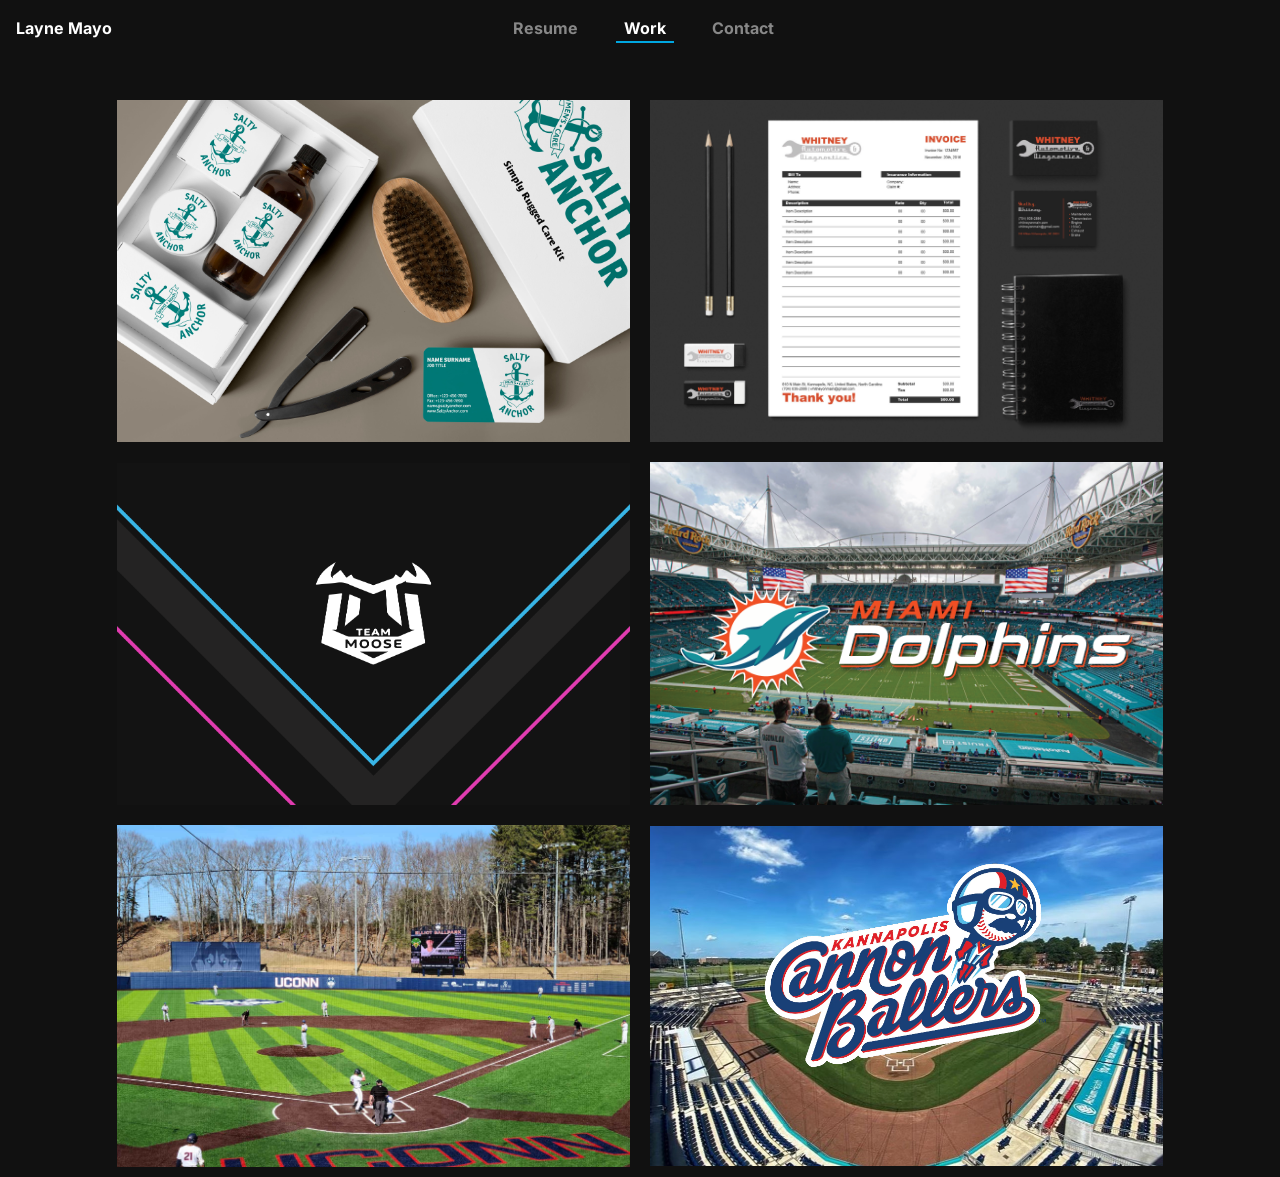
<file: index.html>
<!DOCTYPE html>
<html lang="en">
<head>
  <meta charset="utf-8">
  <meta http-equiv="refresh" content="0; url=work.html">
  <link rel="canonical" href="work.html">
  <title>Layne Mayo - Graphic Designer | Web Designer</title>
  <script>window.location.replace('work.html');</script>
</head>
<body>
  <p>Redirecting to <a href="work.html">portfolio</a>…</p>
</body>
</html>
</file>
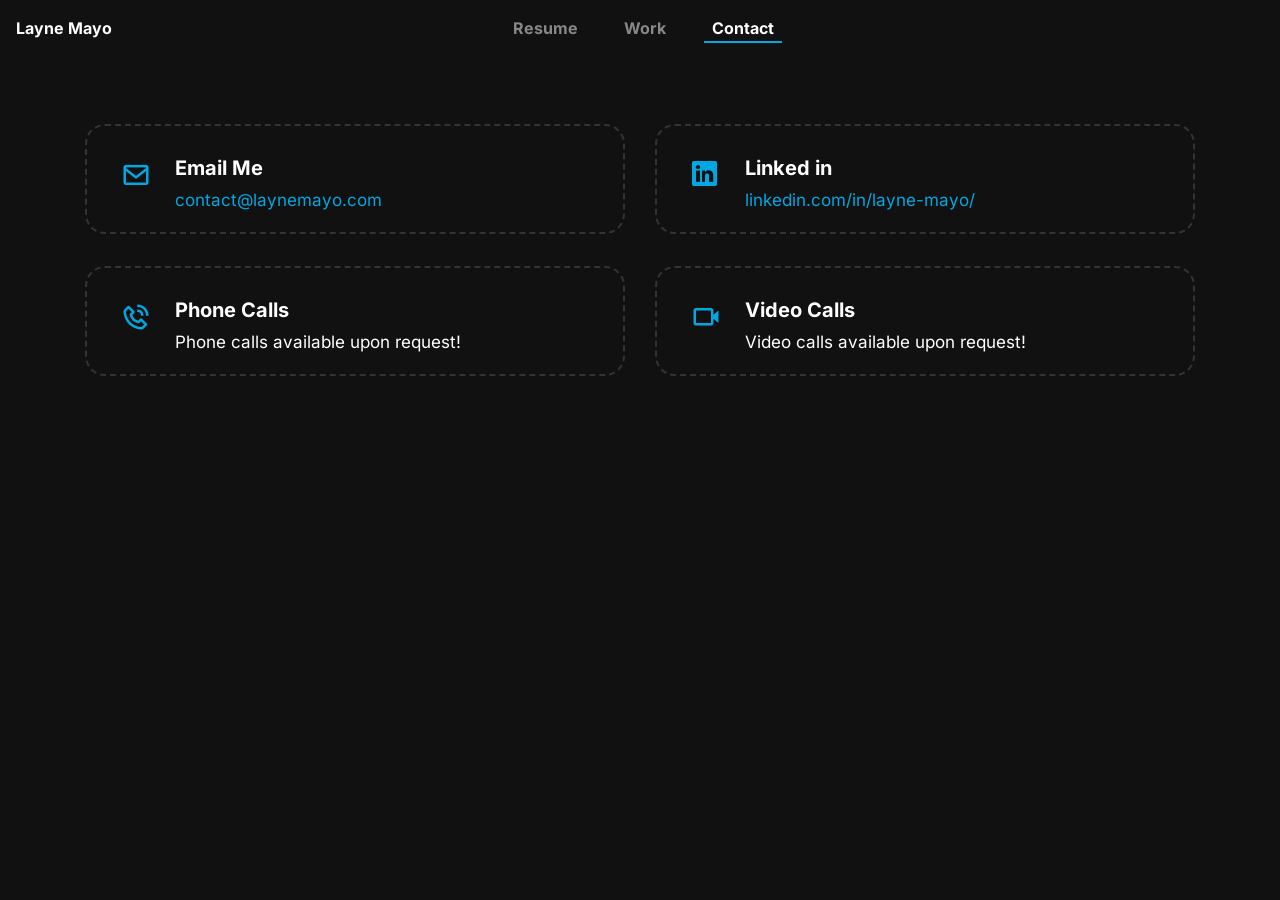
<file: contact.html>
<!DOCTYPE html>
<html lang="en">

<head>
    <meta charset="utf-8">
    <meta name="viewport" content="width=device-width, initial-scale=1, shrink-to-fit=no">
    <link rel="apple-touch-icon" sizes="180x180" href="assets/img/favicon/apple-touch-icon.png">
    <link rel="icon" type="image/png" sizes="32x32" href="assets/img/favicon/favicon-32x32.png">
    <link rel="icon" type="image/png" sizes="16x16" href="assets/img/favicon/favicon-16x16.png">
    <link rel="manifest" href="site.webmanifest">
    <meta name="msapplication-TileColor" content="#00a7e1" />
    <meta name="theme-color" media="(prefers-color-scheme: dark)" content="#111111" />
    <title>Contact | Get in Touch | Layne Mayo Portfolio</title>
    <meta name="keywords"
        content="Contact, Job Application, Layne Mayo, Inquiries, Opportunities, Portfolio" />
    <meta name="description"
        content="Contact Layne Mayo for job application inquiries and opportunities. Reach out via email to discuss your interest in joining Layne Mayo's team." />
    <meta name="subject" content="Layne Mayo's Graphic Design Portfolio">
    <meta name="copyright" content="Layne Mayo">
    <meta name="language" content="English">
    <meta name="robots" content="index,follow" />
    <meta name="Classification" content="Portfolio">
    <meta name="author" content="Layne Mayo, contact@laynemayo.com">
    <meta name="designer" content="Layne Mayo">
    <meta name="owner" content="Layne Mayo">
    <meta name="url" content="https://www.laynemayo.com">
    <meta name="identifier-URL" content="https://www.laynemayo.com">
    <link rel="stylesheet" href="https://maxcdn.bootstrapcdn.com/bootstrap/4.0.0/css/bootstrap.min.css"
        integrity="sha384-Gn5384xqQ1aoWXA+058RXPxPg6fy4IWvTNh0E263XmFcJlSAwiGgFAW/dAiS6JXm" crossorigin="anonymous">
    <link href='https://unpkg.com/boxicons@2.1.1/css/boxicons.min.css' rel='stylesheet'>
    <link href="assets/css/style.css" rel="stylesheet" type="text/css">
    <link rel="stylesheet" href="https://cdn.jsdelivr.net/npm/bootstrap-icons@1.7.2/font/bootstrap-icons.css">
</head>

<body>

    <nav class="navbar navbar-expand-md navbar-dark bg-med fixed-top navbar-fixed-top">
        <a class="navbar-brand" href="resume.html">Layne Mayo</a>
        <button class="navbar-toggler" type="button" data-toggle="collapse" data-target="#navbarsExampleDefault"
            aria-controls="navbarsExampleDefault" aria-expanded="false" aria-label="Toggle navigation">
            <span class="navbar-toggler-icon"></span>
        </button>

        <div class="collapse navbar-collapse" id="navbarsExampleDefault">
            <ul class="navbar-nav">
                <li class="nav-item">
                    <a class="nav-link" href="resume.html">Resume</a>
                </li>
                <li class="nav-item">
                    <a class="nav-link" href="work.html">Work</a>
                </li>
                <li class="nav-item active">
                    <a class="nav-link" href="#">Contact</a>
                </li>
            </ul>
            <ul class="navbar-nav">
                <li class="nav-item">
                    <div class="nav-space"></div>
                </li>
            </ul>
        </div>
    </nav>

    <div id="contact" class="contact">
        <div class="container">
            <div class="row mt-2">
                <div class="col-md-6 mt-4 d-flex align-items-stretch">
                    <div class="info-box">
                        <i class="bx bx-envelope"></i>
                        <h3>Email Me</h3>
                        <p><a href="mailto:contact@laynemayo.com">contact@laynemayo.com</a></p>
                    </div>
                </div>
                <div class="col-md-6 mt-4 d-flex align-items-stretch">
                    <div class="info-box">
                        <i class="bi bi-linkedin"></i>
                        <h3>Linked in</h3>
                        <p><a target="_blank"
                                href="https://www.linkedin.com/in/layne-mayo/">linkedin.com/in/layne-mayo/</a></p>
                    </div>
                </div>
            </div>
            <div class="row mt-2">
                <div class="col-md-6 mt-4 d-flex align-items-stretch">
                    <div class="info-box">
                        <i class="bx bx-phone-call"></i>
                        <h3>Phone Calls</h3>
                        <p>Phone calls available upon request!</p>
                    </div>
                </div>
                <div class="col-md-6 mt-4 d-flex align-items-stretch">
                    <div class="info-box">
                        <i class="bx bx-video"></i>
                        <h3>Video Calls</h3>
                        <p>Video calls available upon request!</p>
                    </div>
                </div>
            </div>
        </div>
    </div>
    <script src="https://code.jquery.com/jquery-3.3.1.slim.min.js"
        integrity="sha384-q8i/X+965DzO0rT7abK41JStQIAqVgRVzpbzo5smXKp4YfRvH+8abtTE1Pi6jizo"
        crossorigin="anonymous"></script>
    <script src="https://cdnjs.cloudflare.com/ajax/libs/popper.js/1.14.7/umd/popper.min.js"
        integrity="sha384-UO2eT0CpHqdSJQ6hJty5KVphtPhzWj9WO1clHTMGa3JDZwrnQq4sF86dIHNDz0W1"
        crossorigin="anonymous"></script>
    <script src="https://stackpath.bootstrapcdn.com/bootstrap/4.3.1/js/bootstrap.min.js"
        integrity="sha384-JjSmVgyd0p3pXB1rRibZUAYoIIy6OrQ6VrjIEaFf/nJGzIxFDsf4x0xIM+B07jRM"
        crossorigin="anonymous"></script>
    <script src="https://cdn.jsdelivr.net/npm/bootstrap@5.1.3/dist/js/bootstrap.bundle.min.js"
        integrity="sha384-ka7Sk0Gln4gmtz2MlQnikT1wXgYsOg+OMhuP+IlRH9sENBO0LRn5q+8nbTov4+1p"
        crossorigin="anonymous"></script>
    <script src="assets/js/nav-scroll.js"></script>

</body>

</html>
</file>
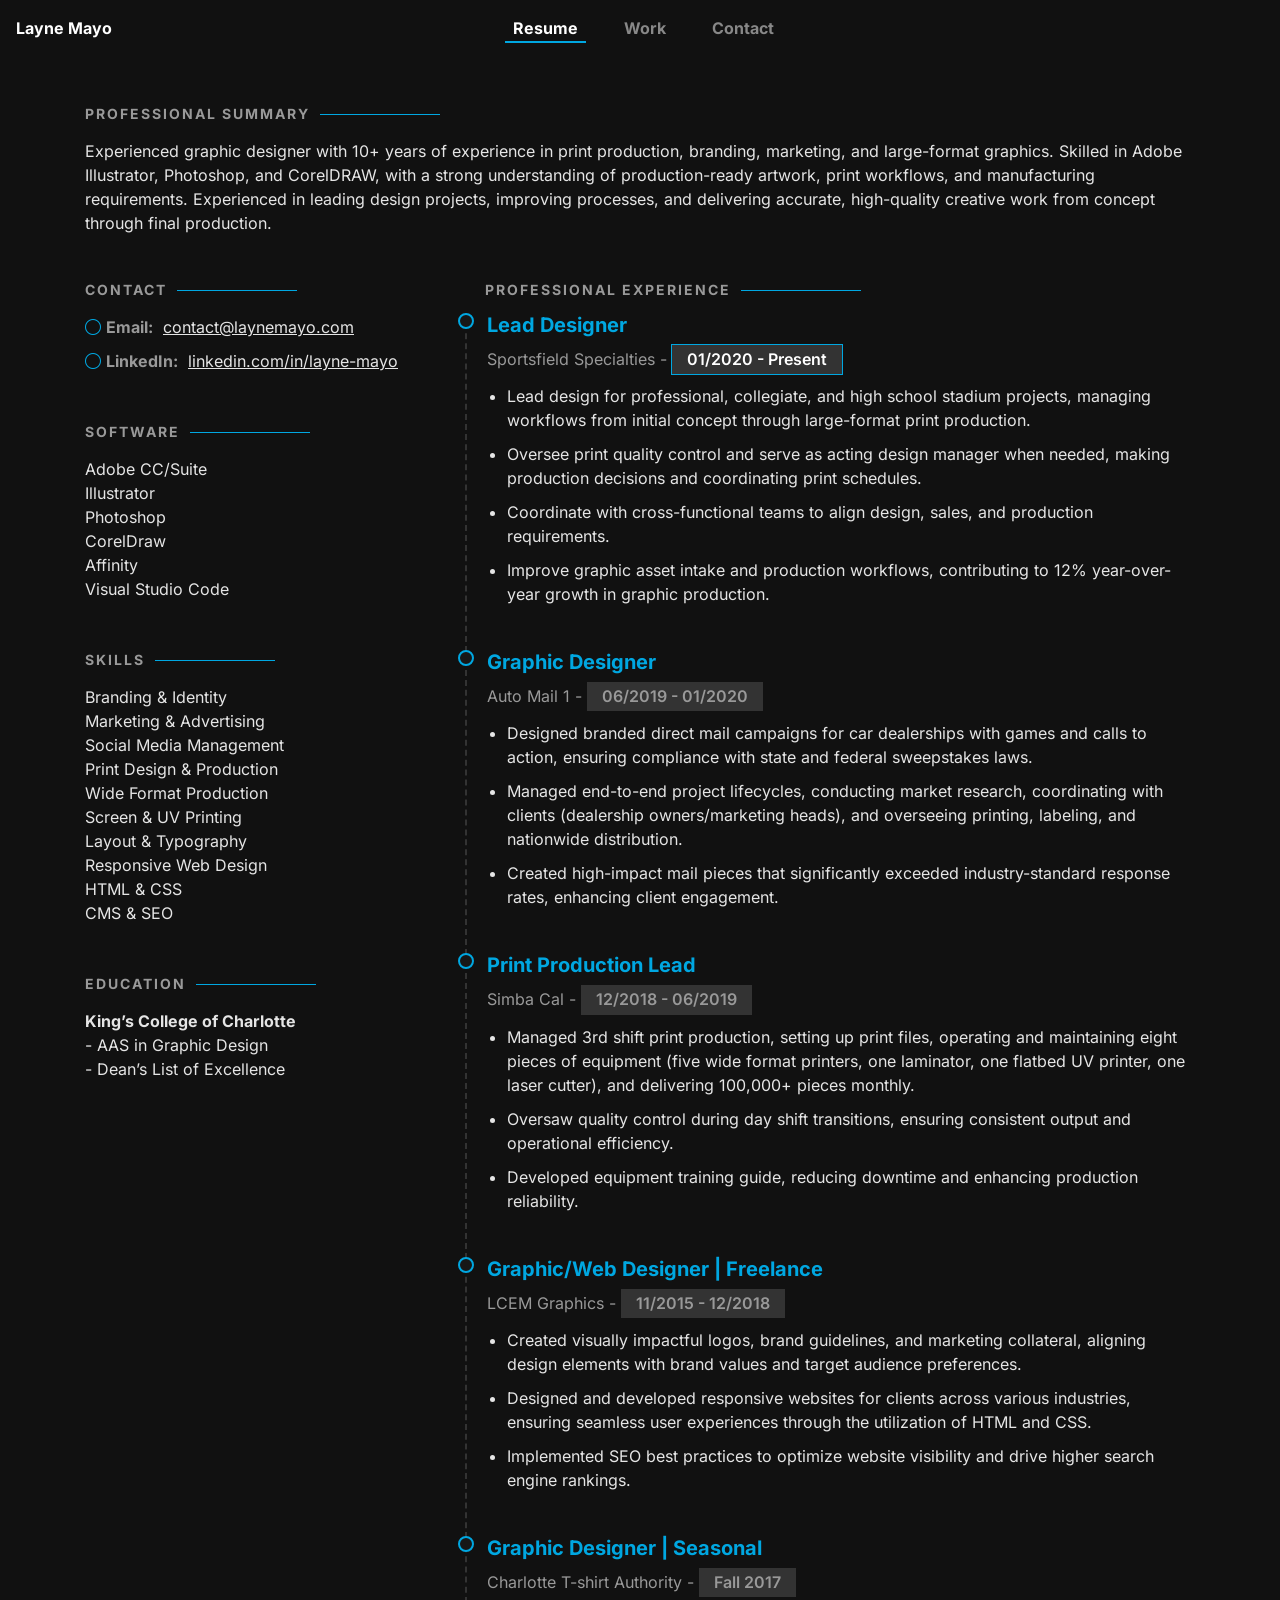
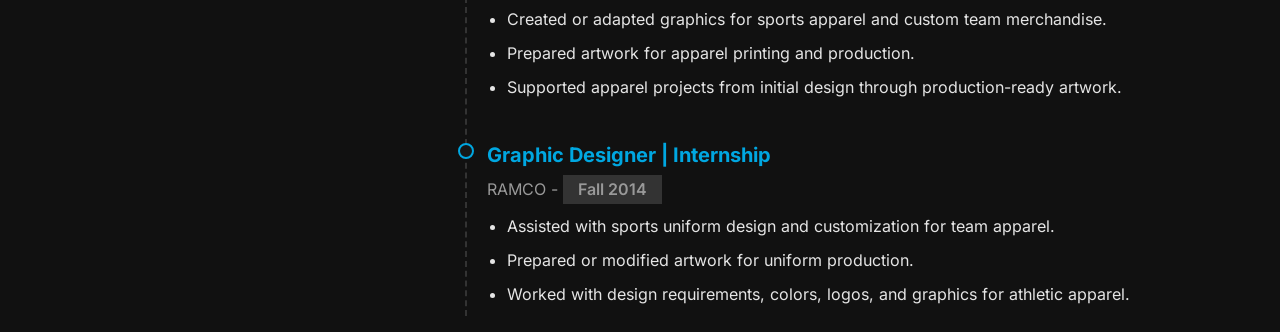
<file: resume.html>
<!DOCTYPE html>
<html lang="en">

<head>
    <meta charset="utf-8">
    <meta name="viewport" content="width=device-width, initial-scale=1, shrink-to-fit=no">
    <link rel="apple-touch-icon" sizes="180x180" href="assets/img/favicon/apple-touch-icon.png">
    <link rel="icon" type="image/png" sizes="32x32" href="assets/img/favicon/favicon-32x32.png">
    <link rel="icon" type="image/png" sizes="16x16" href="assets/img/favicon/favicon-16x16.png">
    <link rel="manifest" href="assets/img/favicon/site.webmanifest">
    <meta name="msapplication-TileColor" content="#00a7e1" />
    <meta name="theme-color" media="(prefers-color-scheme: dark)" content="#111111" />
    <title>Graphic Designer | Print Production, Branding & Marketing | Layne Mayo</title>
    <meta name="keywords"
        content="graphic designer, resume, skills, experience, achievements, branding, marketing, print production, UI/UX design, talent-driven, excellence, Layne Mayo, portfolio" />
    <meta name="description"
        content="Unlock the expertise of Layne Mayo, a versatile graphic designer with a strong focus on branding, marketing, and UI/UX design. Explore Layne Mayo's comprehensive resume, highlighting a solid track record of delivering compelling designs and driving business success. Discover a dynamic professional with a diverse skill set, extensive project experience, and a passion for creating impactful visual experiences." />
    <meta name="subject" content="Layne Mayo's Graphic Design Portfolio">
    <meta name="copyright" content="Layne Mayo">
    <meta name="language" content="English">
    <meta name="robots" content="index,follow" />
    <meta name="Classification" content="Portfolio">
    <meta name="author" content="Layne Mayo, contact@laynemayo.com">
    <meta name="designer" content="Layne Mayo">
    <meta name="owner" content="Layne Mayo">
    <meta name="url" content="https://www.laynemayo.com">
    <meta name="identifier-URL" content="https://www.laynemayo.com">
    <link rel="stylesheet" href="https://maxcdn.bootstrapcdn.com/bootstrap/4.0.0/css/bootstrap.min.css"
        integrity="sha384-Gn5384xqQ1aoWXA+058RXPxPg6fy4IWvTNh0E263XmFcJlSAwiGgFAW/dAiS6JXm" crossorigin="anonymous">
    <link rel="stylesheet" href="https://cdn.jsdelivr.net/npm/bootstrap-icons@1.7.2/font/bootstrap-icons.css">
    <link href="assets/css/style.css" rel="stylesheet" type="text/css">
</head>

<body>

    <nav class="navbar navbar-expand-md navbar-dark bg-med fixed-top navbar-fixed-top">
        <a class="navbar-brand" href="resume.html">Layne Mayo</a>
        <button class="navbar-toggler" type="button" data-toggle="collapse" data-target="#navbarsExampleDefault"
            aria-controls="navbarsExampleDefault" aria-expanded="false" aria-label="Toggle navigation">
            <span class="navbar-toggler-icon"></span>
        </button>

        <div class="collapse navbar-collapse" id="navbarsExampleDefault">
            <ul class="navbar-nav">
                <li class="nav-item active">
                    <a class="nav-link" href="#">Resume</a>
                </li>
                <li class="nav-item">
                    <a class="nav-link" href="work.html">Work</a>
                </li>
                <li class="nav-item">
                    <a class="nav-link" href="contact.html">Contact</a>
                </li>
            </ul>
            <ul class="navbar-nav">
                <li class="nav-item">
                    <div class="nav-space"></div>
                </li>
            </ul>
        </div>
    </nav>

    <div id="about" class="about">
        <div class="about-me container">
            <div class="row summary">
                <div class="col-md-12">
                    <div class="section-title resume">
                        <h2>Professional Summary</h2>
                    </div>
                    <p>Experienced graphic designer with 10+ years of experience in print production, branding, marketing, and large-format graphics. Skilled in Adobe Illustrator, Photoshop, and CorelDRAW, with a strong understanding of production-ready artwork, print workflows, and manufacturing requirements. Experienced in leading design projects, improving processes, and delivering accurate, high-quality creative work from concept through final production.</p>
                </div>
            </div>
            <div class="row resume">
                <div class="col-md-12 col-lg-4 details">
                    <div class="section-title resume">
                        <h2>Contact</h2>
                    </div>
                    <div class="content">
                        <ul>

                            <li><i class="bi bi-circle"></i> <strong>Email:</strong> <span><a
                                        href="mailto:contact@laynemayo.com">contact@laynemayo.com</a></span></li>
                            <li><i class="bi bi-circle"></i> <strong>LinkedIn:</strong> <span><a target="_blank"
                                        href="https://linkedin.com/in/layne-mayo">linkedin.com/in/layne-mayo</a></span>
                            </li>

                        </ul>
                    </div>
                    <br>
                    <div class="section-title skills-title">
                        <h2>Software</h2>
                    </div>
                    <div class="skills">
                        <ul>
                            <li>Adobe CC/Suite</li>
                            <li>Illustrator</li>
                            <li>Photoshop</li>
                            <li>CorelDraw</li>
                            <li>Affinity</li>
                            <li>Visual Studio Code</li>
                        </ul>
                    </div>
                    <br>
                    <div class="section-title skills-title">
                        <h2>skills</h2>
                    </div>
                    <div class="skills">
                        <ul>
                            <li>Branding & Identity</li>
                            <li>Marketing &amp; Advertising</li>
                            <li>Social Media Management</li>
                            <li>Print Design &amp; Production</li>
                            <li>Wide Format Production</li>
                            <li>Screen &amp; UV Printing</li>
                            <li>Layout & Typography</li>
                            <li>Responsive Web Design</li>
                            <li>HTML &amp; CSS</li>
                            <li>CMS &amp; SEO</li>
                        </ul>
                    </div>
                    <br>
                    <div class="section-title skills-title">
                        <h2>Education</h2>
                    </div>
                    <div class="skills">
                        <ul>
                            <li><b>King’s College of Charlotte</b></li>
                            <li>- AAS in Graphic Design</li>
                            <li>- Dean’s List of Excellence</li>
                        </ul>
                    </div>
                </div>
                <div class="col-lg-8">
                    <div class="section-title">
                        <h2>&nbsp; &nbsp; Professional Experience</h2>
                    </div>
                    <div class="resume-item">
                        <h3>Lead Designer</h3>
                        <p>Sportsfield Specialties - </p>
                        <h5 class="current">01/2020 - Present</h5>
                        <ul>
                            <li>Lead design for professional, collegiate, and high school stadium projects, managing workflows from initial concept through large-format print production.</li>
                            <li>Oversee print quality control and serve as acting design manager when needed, making production decisions and coordinating print schedules.</li>
                            <li>Coordinate with cross-functional teams to align design, sales, and production requirements.</li>
                            <li>Improve graphic asset intake and production workflows, contributing to 12% year-over-year growth in graphic production.</li>
                        </ul>
                    </div>
                    <div class="resume-item">
                        <h3>Graphic Designer</h3>
                        <p>Auto Mail 1 - </p>
                        <h5>06/2019 - 01/2020</h5>
                        <ul>
                            <li>Designed branded direct mail campaigns for car dealerships with games and calls to action, ensuring compliance with state and federal sweepstakes laws.</li>
                            <li>Managed end-to-end project lifecycles, conducting market research, coordinating with clients (dealership owners/marketing heads), and overseeing printing, labeling, and nationwide distribution.</li>
                            <li>Created high-impact mail pieces that significantly exceeded industry-standard response rates, enhancing client engagement.</li>
                        </ul>
                    </div>
                    <div class="resume-item">
                        <h3>Print Production Lead</h3>
                        <p>Simba Cal - </p>
                        <h5>12/2018 - 06/2019</h5>
                        <ul>
                            <li>Managed 3rd shift print production, setting up print files, operating and maintaining eight pieces of equipment (five wide format printers, one laminator, one flatbed UV printer, one laser cutter), and delivering 100,000+ pieces monthly.</li>
                            <li>Oversaw quality control during day shift transitions, ensuring consistent output and operational efficiency.</li>
                            <li>Developed equipment training guide, reducing downtime and enhancing production reliability.</li>
                        </ul>
                    </div>
                    <div class="resume-item">
                        <h3>Graphic/Web Designer | Freelance</h3>
                        <p>LCEM Graphics - </p>
                        <h5>11/2015 - 12/2018</h5>
                        <ul>
                            <li>Created visually impactful logos, brand guidelines, and marketing collateral, aligning
                                design elements with brand values and target audience preferences.</li>
                            <li>Designed and developed responsive websites for clients across various industries,
                                ensuring seamless user experiences through the utilization of HTML and CSS.</li>
                            <li>Implemented SEO best practices to optimize website visibility and drive higher search
                                engine rankings.</li>
                        </ul>
                    </div>
                    <div class="resume-item">
                        <h3>Graphic Designer | Seasonal</h3>
                        <p>Charlotte T-shirt Authority - </p>
                        <h5>Fall 2017</h5>
                        <ul>
                            <li>Created or adapted graphics for sports apparel and custom team merchandise.</li>
                            <li>Prepared artwork for apparel printing and production.</li>
                            <li>Supported apparel projects from initial design through production-ready artwork.</li>
                        </ul>
                    </div>
                    <div class="resume-item">
                        <h3>Graphic Designer | Internship</h3>
                        <p>RAMCO - </p>
                        <h5>Fall 2014</h5>
                        <ul>
                            <li>Assisted with sports uniform design and customization for team apparel.</li>
                            <li>Prepared or modified artwork for uniform production.</li>
                            <li>Worked with design requirements, colors, logos, and graphics for athletic apparel.</li>
                        </ul>
                    </div>
                </div>
            </div>
        </div>
    </div>
    <script src="https://code.jquery.com/jquery-3.3.1.slim.min.js"
        integrity="sha384-q8i/X+965DzO0rT7abK41JStQIAqVgRVzpbzo5smXKp4YfRvH+8abtTE1Pi6jizo"
        crossorigin="anonymous"></script>
    <script src="https://cdnjs.cloudflare.com/ajax/libs/popper.js/1.14.7/umd/popper.min.js"
        integrity="sha384-UO2eT0CpHqdSJQ6hJty5KVphtPhzWj9WO1clHTMGa3JDZwrnQq4sF86dIHNDz0W1"
        crossorigin="anonymous"></script>
    <script src="https://stackpath.bootstrapcdn.com/bootstrap/4.3.1/js/bootstrap.min.js"
        integrity="sha384-JjSmVgyd0p3pXB1rRibZUAYoIIy6OrQ6VrjIEaFf/nJGzIxFDsf4x0xIM+B07jRM"
        crossorigin="anonymous"></script>
    <script src="assets/js/nav-scroll.js"></script>

</body>

</html>
</file>
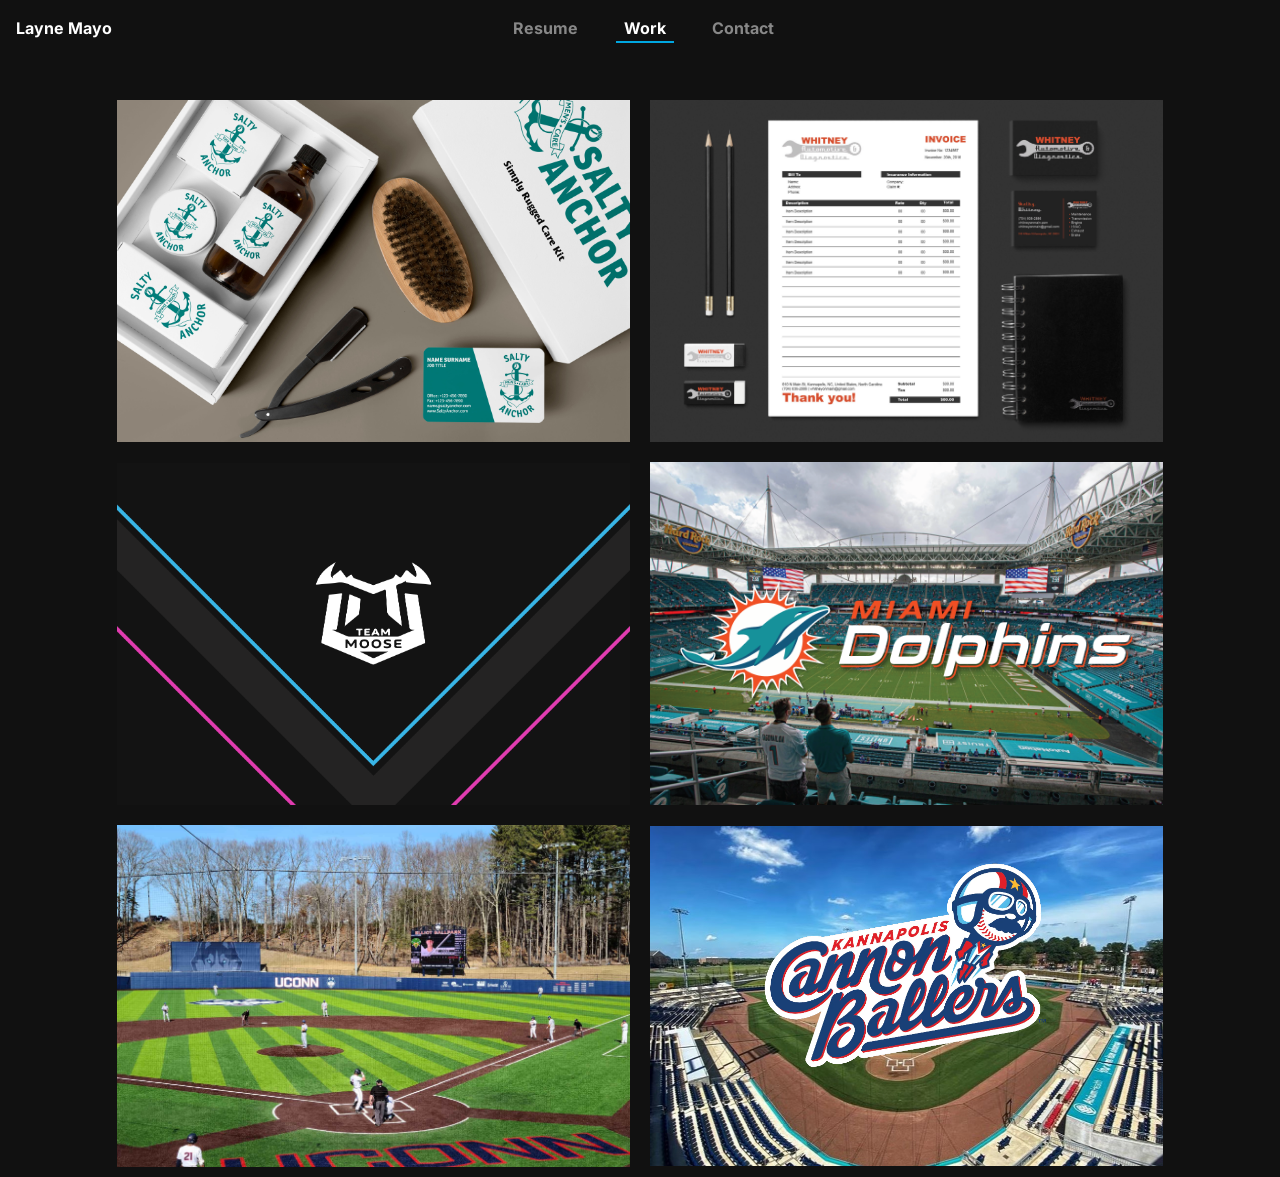
<file: work.html>
<!DOCTYPE html>
<html lang="en">

<head>
  <meta charset="utf-8" />
  <meta name="viewport" content="width=device-width, initial-scale=1, shrink-to-fit=no" />
  <link rel="apple-touch-icon" sizes="180x180" href="assets/img/favicon/apple-touch-icon.png" />
  <link rel="icon" type="image/png" sizes="32x32" href="assets/img/favicon/favicon-32x32.png" />
  <link rel="icon" type="image/png" sizes="16x16" href="assets/img/favicon/favicon-16x16.png" />
  <link rel="manifest" href="assets/img/favicon/site.webmanifest" />
  <meta name="msapplication-TileColor" content="#00a7e1" />
  <meta name="theme-color" media="(prefers-color-scheme: dark)" content="#111111" />
  <title>Layne Mayo - Graphic Designer | Web Designer</title>
  <meta name="keywords" content="graphic design, web design, branding, marketing, print production, UI/UX, portfolio" />
  <meta name="description"
    content="Explore the impressive portfolio of Layne Mayo, a skilled graphic designer and web designer. Discover captivating branding, marketing, and print production projects." />
  <meta name="subject" content="Layne Mayo's Graphic Design Portfolio">
  <meta name="copyright" content="Layne Mayo">
  <meta name="language" content="English">
  <meta name="robots" content="index,follow" />
  <meta name="Classification" content="Portfolio">
  <meta name="author" content="Layne Mayo, contact@laynemayo.com">
  <meta name="designer" content="Layne Mayo">
  <meta name="owner" content="Layne Mayo">
  <meta name="url" content="https://www.laynemayo.com">
  <meta name="identifier-URL" content="https://www.laynemayo.com">
  <link rel="stylesheet" href="https://maxcdn.bootstrapcdn.com/bootstrap/4.0.0/css/bootstrap.min.css"
    integrity="sha384-Gn5384xqQ1aoWXA+058RXPxPg6fy4IWvTNh0E263XmFcJlSAwiGgFAW/dAiS6JXm" crossorigin="anonymous" />
  <link href="assets/css/style.css" rel="stylesheet" type="text/css" />
  <link rel="stylesheet" href="https://cdn.jsdelivr.net/npm/bootstrap-icons@1.7.2/font/bootstrap-icons.css" />
  <link rel="stylesheet" href="assets/css/lightbox.css" />
</head>

<body>
  <nav class="navbar navbar-expand-md navbar-dark bg-med fixed-top navbar-fixed-top">
    <a class="navbar-brand" href="resume.html">Layne Mayo</a>
    <button class="navbar-toggler" type="button" data-toggle="collapse" data-target="#navbarsExampleDefault"
      aria-controls="navbarsExampleDefault" aria-expanded="false" aria-label="Toggle navigation">
      <span class="navbar-toggler-icon"></span>
    </button>

    <div class="collapse navbar-collapse" id="navbarsExampleDefault">
      <ul class="navbar-nav">
        <li class="nav-item">
          <a class="nav-link" href="resume.html">Resume</a>
        </li>
        <li class="nav-item active">
          <a class="nav-link" href="#">Work</a>
        </li>
        <li class="nav-item">
          <a class="nav-link" href="contact.html">Contact</a>
        </li>
      </ul>
      <ul class="navbar-nav">
        <li class="nav-item">
          <div class="nav-space"></div>
        </li>
      </ul>
    </div>
  </nav>

  <div id="portfolio" class="portfolio">
    <div class="container">
      <div class="row justify-content-center d-flex align-items-center">
        <a href="projects/salty-anchor.html" class="col-md-5 project">
          <img src="projects/salty-anchor/salty-anchor-beard-kit.jpg" />
          <div class="project-text">
            <h2>Salty Anchor</h2>
            <p>Brand Identity & Packaging</p>
          </div>
        </a>
        <a href="projects/whitney.html" class="col-md-5 project">
          <img src="projects/whitney-automotive/stationery.jpg" />
          <div class="project-text">
            <h2>Whitney Automotive</h2>
            <p>Brand Identity</p>
          </div>
        </a>
      </div>
      <div class="row justify-content-center d-flex align-items-center">
        <a href="projects/team-moose.html" class="col-md-5 project">
          <img src="projects/team-moose/tm-preview.png" />
          <div class="project-text">
            <h2>Team Moose Esports</h2>
            <p>Brand Identity & Marketing</p>
          </div>
        </a>
        <a href="projects/miami-dolphins.html" class="col-md-5 project">
          <img src="projects/miami-dolphins/dolphins-stadium.png" />
          <div class="project-text">
            <h2>Miami Dolphins</h2>
            <p>Stadium Branding & Layout</p>
          </div>
        </a>
      </div>
      <div class="row justify-content-center d-flex align-items-center">
        <a href="projects/stadiums.html" class="col-md-5 project">
          <img src="projects/stadiums/stadiums-preview.jpg" />
          <div class="project-text">
            <h2>Other Stadiums</h2>
            <p>Stadium Layout & Design</p>
          </div>
        </a>
        <a href="projects/cannonballers.html" class="col-md-5 project">
          <img src="projects/cannonballers/kannapolis-stadium.png" />
          <div class="project-text">
            <h2>Kannapolis Cannonballers</h2>
            <p>Stadium Layout & Advertising</p>
          </div>
        </a>
      </div>
    </div>
  </div>

  <script src="https://code.jquery.com/jquery-3.3.1.slim.min.js"
    integrity="sha384-q8i/X+965DzO0rT7abK41JStQIAqVgRVzpbzo5smXKp4YfRvH+8abtTE1Pi6jizo"
    crossorigin="anonymous"></script>
  <script src="https://cdnjs.cloudflare.com/ajax/libs/popper.js/1.14.7/umd/popper.min.js"
    integrity="sha384-UO2eT0CpHqdSJQ6hJty5KVphtPhzWj9WO1clHTMGa3JDZwrnQq4sF86dIHNDz0W1"
    crossorigin="anonymous"></script>
  <script src="https://stackpath.bootstrapcdn.com/bootstrap/4.3.1/js/bootstrap.min.js"
    integrity="sha384-JjSmVgyd0p3pXB1rRibZUAYoIIy6OrQ6VrjIEaFf/nJGzIxFDsf4x0xIM+B07jRM"
    crossorigin="anonymous"></script>
  <script src="assets/js/lightbox-plus-jquery.min.js"></script>
  <script src="assets/js/gallery-sort.js"></script>
  <script src="assets/js/nav-scroll.js"></script>
</body>

</html>
</file>
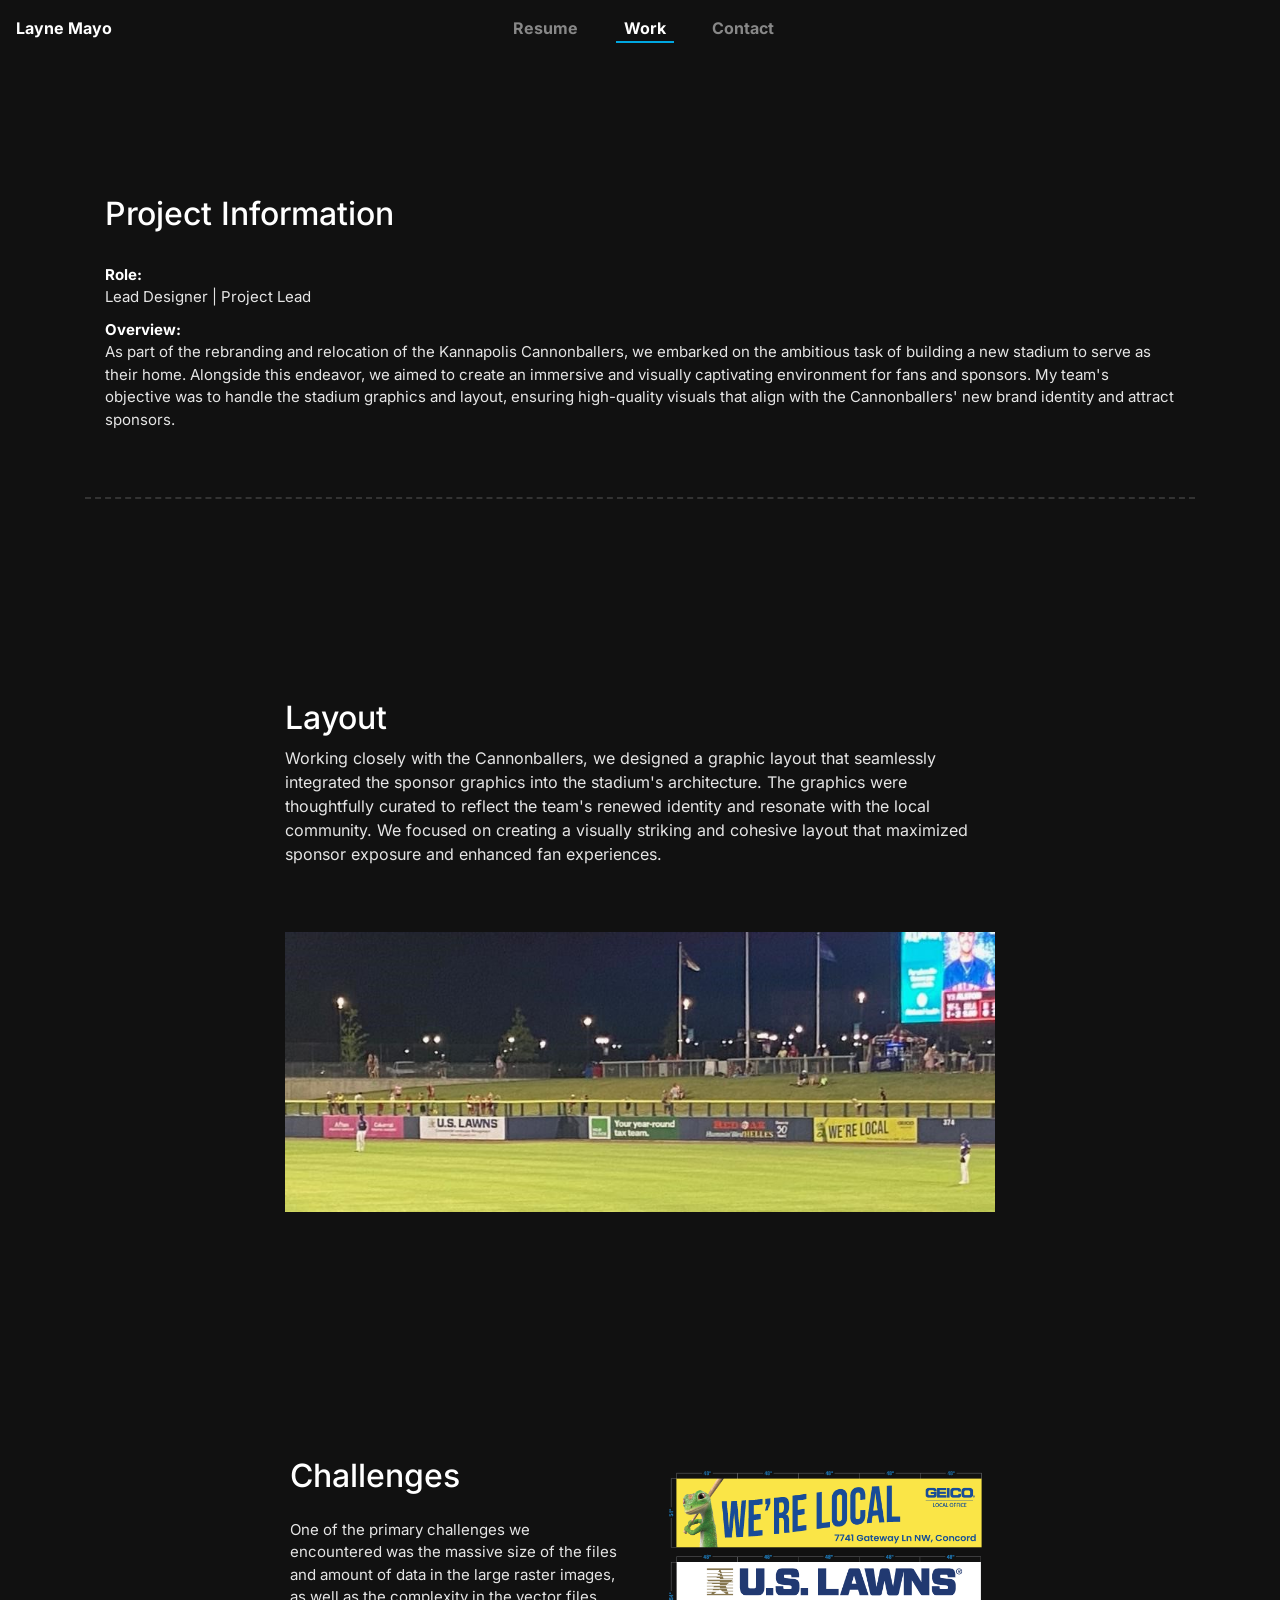
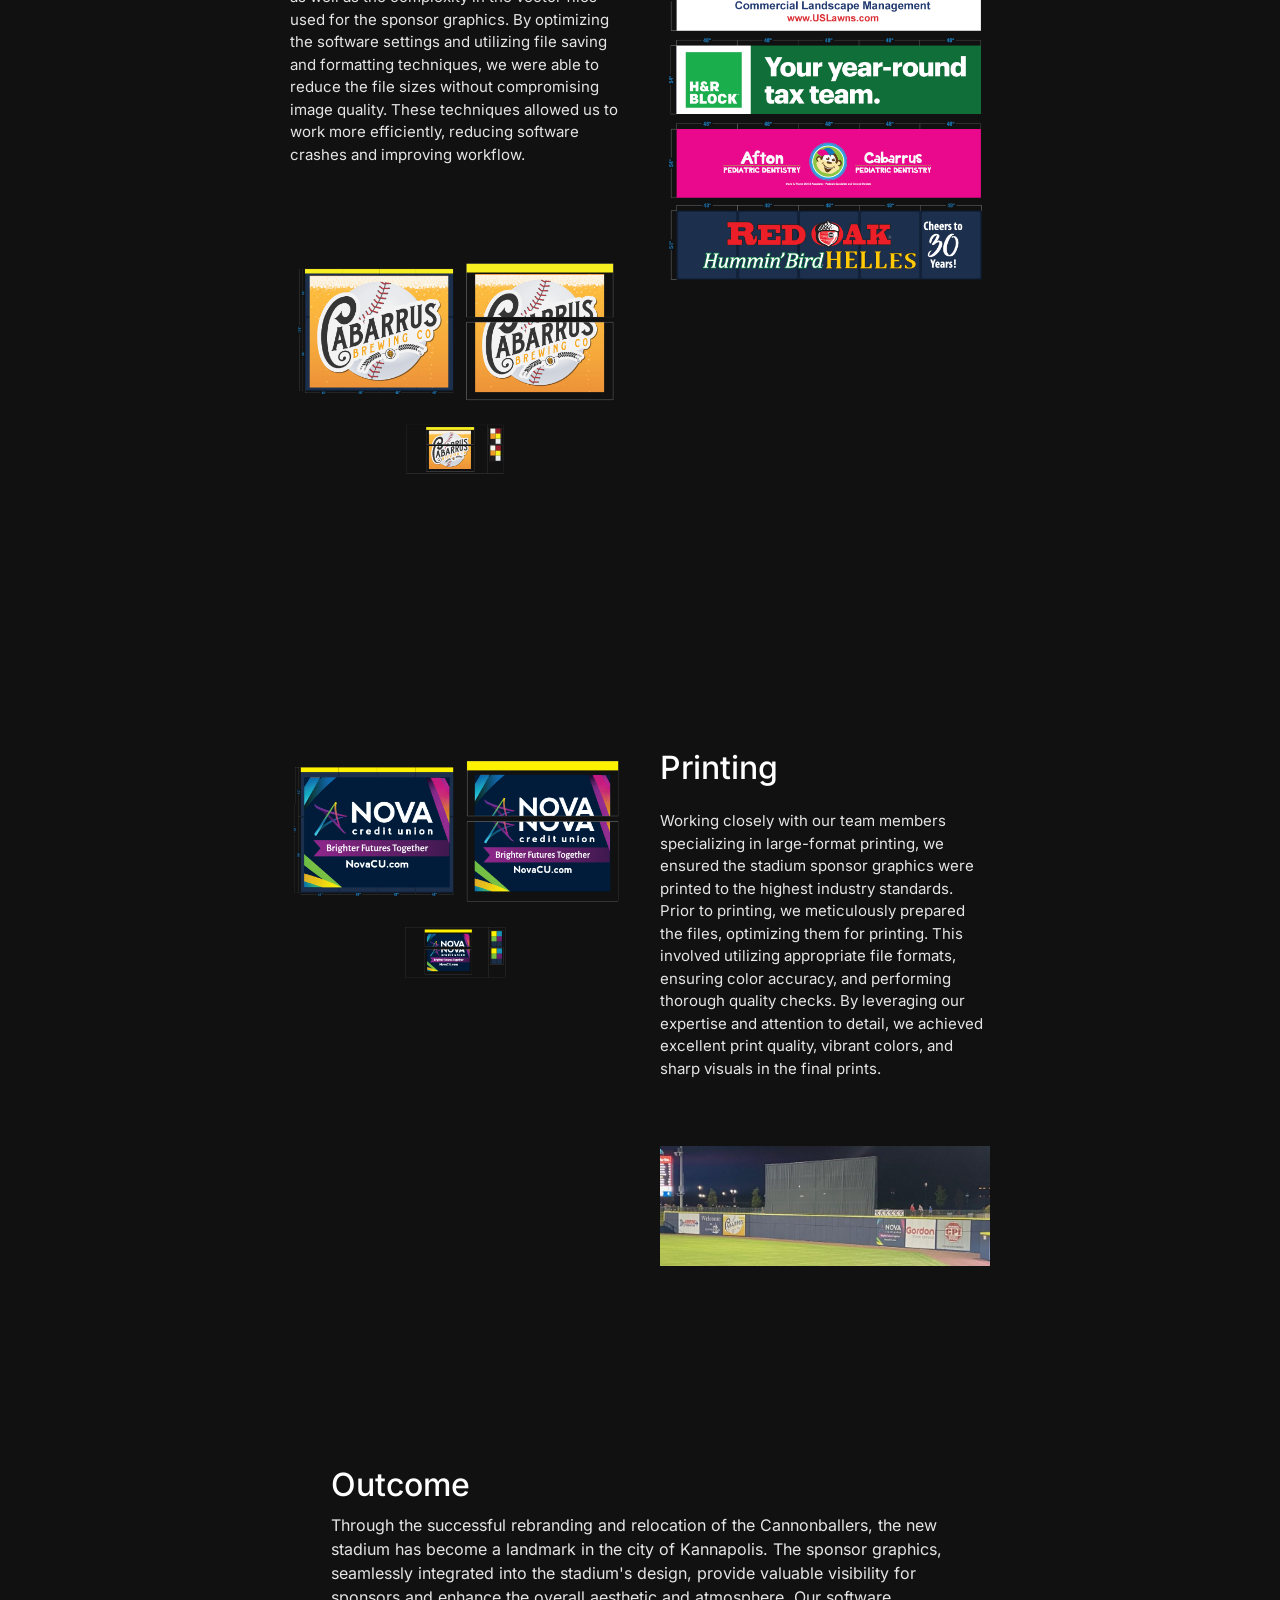
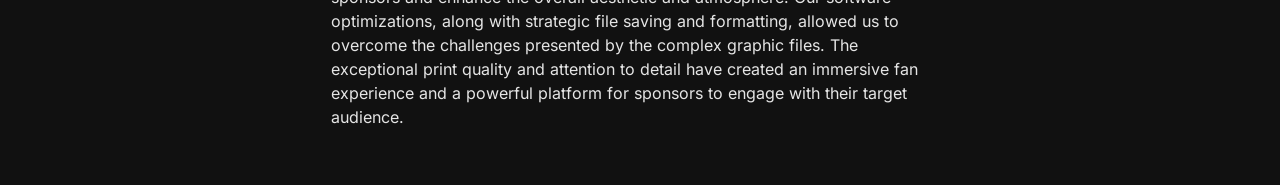
<file: projects/cannonballers.html>
<!DOCTYPE html>
<html lang="en">

<head>
    <meta charset="utf-8">
    <meta name="viewport" content="width=device-width, initial-scale=1, shrink-to-fit=no">
    <link rel="apple-touch-icon" sizes="180x180" href="../assets/img/favicon/apple-touch-icon.png">
    <link rel="icon" type="image/png" sizes="32x32" href="../assets/img/favicon/favicon-32x32.png">
    <link rel="icon" type="image/png" sizes="16x16" href="../assets/img/favicon/favicon-16x16.png">
    <link rel="manifest" href="../assets/img/favicon/site.webmanifest">
    <meta name="msapplication-TileColor" content="#00a7e1" />
    <meta name="theme-color" media="(prefers-color-scheme: dark)" content="#111111" />
    <title>Kannapolis Cannonballers Stadium - Layne Mayo Portfolio</title>
    <meta name="keywords"
        content="Kannapolis Cannonballers, sports branding, stadium graphics, baseball design, visual identity, fan experience, sponsor advertising, graphic design, sports marketing, professional sports, Layne Mayo, portfolio" />
    <meta name="description"
        content="Explore my portfolio showcasing the creative sponsor graphics designed for the Kannapolis Cannonballers, a renowned minor league baseball team. From outfield billboards to immersive stadium branding, my designs enhance the fan experience and elevate sponsor visibility. Discover how I create engaging partnerships between the team and sponsors through captivating graphics." />
    <meta name="subject" content="Layne Mayo's Graphic Design Portfolio">
    <meta name="copyright" content="Layne Mayo">
    <meta name="language" content="English">
    <meta name="robots" content="index,follow" />
    <meta name="Classification" content="Portfolio">
    <meta name="author" content="Layne Mayo, contact@laynemayo.com">
    <meta name="designer" content="Layne Mayo">
    <meta name="owner" content="Layne Mayo">
    <meta name="url" content="https://www.laynemayo.com">
    <meta name="identifier-URL" content="https://www.laynemayo.com">
    <link rel="stylesheet" href="https://maxcdn.bootstrapcdn.com/bootstrap/4.0.0/css/bootstrap.min.css"
        integrity="sha384-Gn5384xqQ1aoWXA+058RXPxPg6fy4IWvTNh0E263XmFcJlSAwiGgFAW/dAiS6JXm" crossorigin="anonymous">
    <link href="../assets/css/style.css" rel="stylesheet" type="text/css">
</head>

<body>

    <nav class="navbar navbar-expand-md navbar-dark bg-med fixed-top navbar-fixed-top">
        <a class="navbar-brand" href="../resume.html">Layne Mayo</a>
        <button class="navbar-toggler" type="button" data-toggle="collapse" data-target="#navbarsExampleDefault"
            aria-controls="navbarsExampleDefault" aria-expanded="false" aria-label="Toggle navigation">
            <span class="navbar-toggler-icon"></span>
        </button>

        <div class="collapse navbar-collapse" id="navbarsExampleDefault">
            <ul class="navbar-nav">
                <li class="nav-item">
                    <a class="nav-link" href="../resume.html">Resume</a>
                </li>
                <li class="nav-item active">
                    <a class="nav-link" href="../work.html">Work</a>
                </li>
                <li class="nav-item">
                    <a class="nav-link" href="../contact.html">Contact</a>
                </li>
            </ul>
            <ul class="navbar-nav">
                <li class="nav-item">
                    <div class="nav-space"></div>
                </li>
            </ul>
        </div>
    </nav>

    <div id="portfolio-details" class="portfolio-details">
        <div class="container">
            <div class="top-portfolio-section">
                <div class="portfolio-info">
                    <h2>Project Information</h2>
                    <ul>
                        <br>
                        <li><b>Role:</b><br> Lead Designer | Project Lead</li>
                        <li><b>Overview:</b><br> As part of the rebranding and relocation of the Kannapolis
                            Cannonballers, we embarked on the ambitious task of building a new
                            stadium to serve as their home. Alongside this endeavor, we aimed to create an immersive and
                            visually captivating environment for fans and sponsors. My team's objective was to handle
                            the stadium graphics and layout, ensuring
                            high-quality visuals that align with the Cannonballers' new brand identity and
                            attract sponsors.</li>
                    </ul>
                </div>
            </div>
            <div class="row">
                <div class="col-md-8 brand-img">
                    <h2>Layout</h2>
                    <p>
                        Working closely with the Cannonballers, we designed a graphic layout
                        that seamlessly integrated the sponsor graphics into the stadium's architecture. The graphics
                        were thoughtfully curated to reflect the team's renewed identity and resonate with the local
                        community. We focused on creating a visually striking and cohesive layout that maximized sponsor
                        exposure and enhanced fan experiences.
                    </p>
                    <img src="cannonballers/Kannapolis 4.jpg" alt="Cannonballers Stadium Sponsors">
                </div>
            </div>
            <div class="row">
                <div class="col-md-4 portfolio-info">
                    <h2>Challenges</h2>
                    <p>
                        One of the primary challenges we encountered was the massive size of the files and amount of
                        data in the
                        large raster images,
                        as well as the complexity in the vector files used for the sponsor graphics. By optimizing the
                        software settings and utilizing file saving and
                        formatting techniques, we were able to reduce the file sizes without compromising image quality.
                        These techniques allowed us to work more efficiently, reducing software crashes and improving
                        workflow.
                    </p>
                    <img src="cannonballers/Brewing-Setup.png" alt="Cabarrus Brewing Sponsor Layout">
                </div>
                <div class="col-md-4">
                    <img src="cannonballers/Kannapolis-Banners.png" alt="Sponsor Layouts">
                </div>
            </div>
            <div class="row process">
                <div class="col-md-4">
                    <img src="cannonballers/Nova-Setup.png" alt="Nova Sponsor Print Layout">
                </div>
                <div class="col-md-4 portfolio-info">
                    <h2>Printing</h2>
                    <p>
                        Working closely with our team members specializing in large-format printing, we
                        ensured the stadium sponsor graphics were printed to the highest industry standards. Prior to
                        printing, we meticulously prepared the files, optimizing them for printing. This involved
                        utilizing appropriate file formats, ensuring color accuracy, and performing thorough quality
                        checks. By leveraging our expertise and attention to detail, we achieved excellent print
                        quality, vibrant colors, and sharp visuals in the final prints.</p>
                    <img src="cannonballers/Kannapolis 1.jpg" alt="Cannonballers Stadium Sponsors">
                </div>
            </div>
            <div class="row">
                <div class="col-md-7">
                    <h2>Outcome</h2>
                    <p>
                        Through the successful rebranding and relocation of the Cannonballers, the new
                        stadium has become a landmark in the city of Kannapolis. The sponsor graphics,
                        seamlessly integrated into the stadium's design, provide valuable visibility for sponsors and
                        enhance the overall aesthetic and atmosphere. Our software optimizations, along with
                        strategic file saving and formatting, allowed us to overcome the challenges presented by the
                        complex graphic files. The exceptional print quality and attention to detail have created an
                        immersive fan experience and a powerful platform for sponsors to engage with their target
                        audience.
                    </p>
                </div>
            </div>
        </div>
    </div>
    <script src="https://code.jquery.com/jquery-3.3.1.slim.min.js"
        integrity="sha384-q8i/X+965DzO0rT7abK41JStQIAqVgRVzpbzo5smXKp4YfRvH+8abtTE1Pi6jizo"
        crossorigin="anonymous"></script>
    <script src="https://cdnjs.cloudflare.com/ajax/libs/popper.js/1.14.7/umd/popper.min.js"
        integrity="sha384-UO2eT0CpHqdSJQ6hJty5KVphtPhzWj9WO1clHTMGa3JDZwrnQq4sF86dIHNDz0W1"
        crossorigin="anonymous"></script>
    <script src="https://stackpath.bootstrapcdn.com/bootstrap/4.3.1/js/bootstrap.min.js"
        integrity="sha384-JjSmVgyd0p3pXB1rRibZUAYoIIy6OrQ6VrjIEaFf/nJGzIxFDsf4x0xIM+B07jRM"
        crossorigin="anonymous"></script>
    <script src="../assets/js/nav-scroll.js"></script>

</body>

</html>
</file>
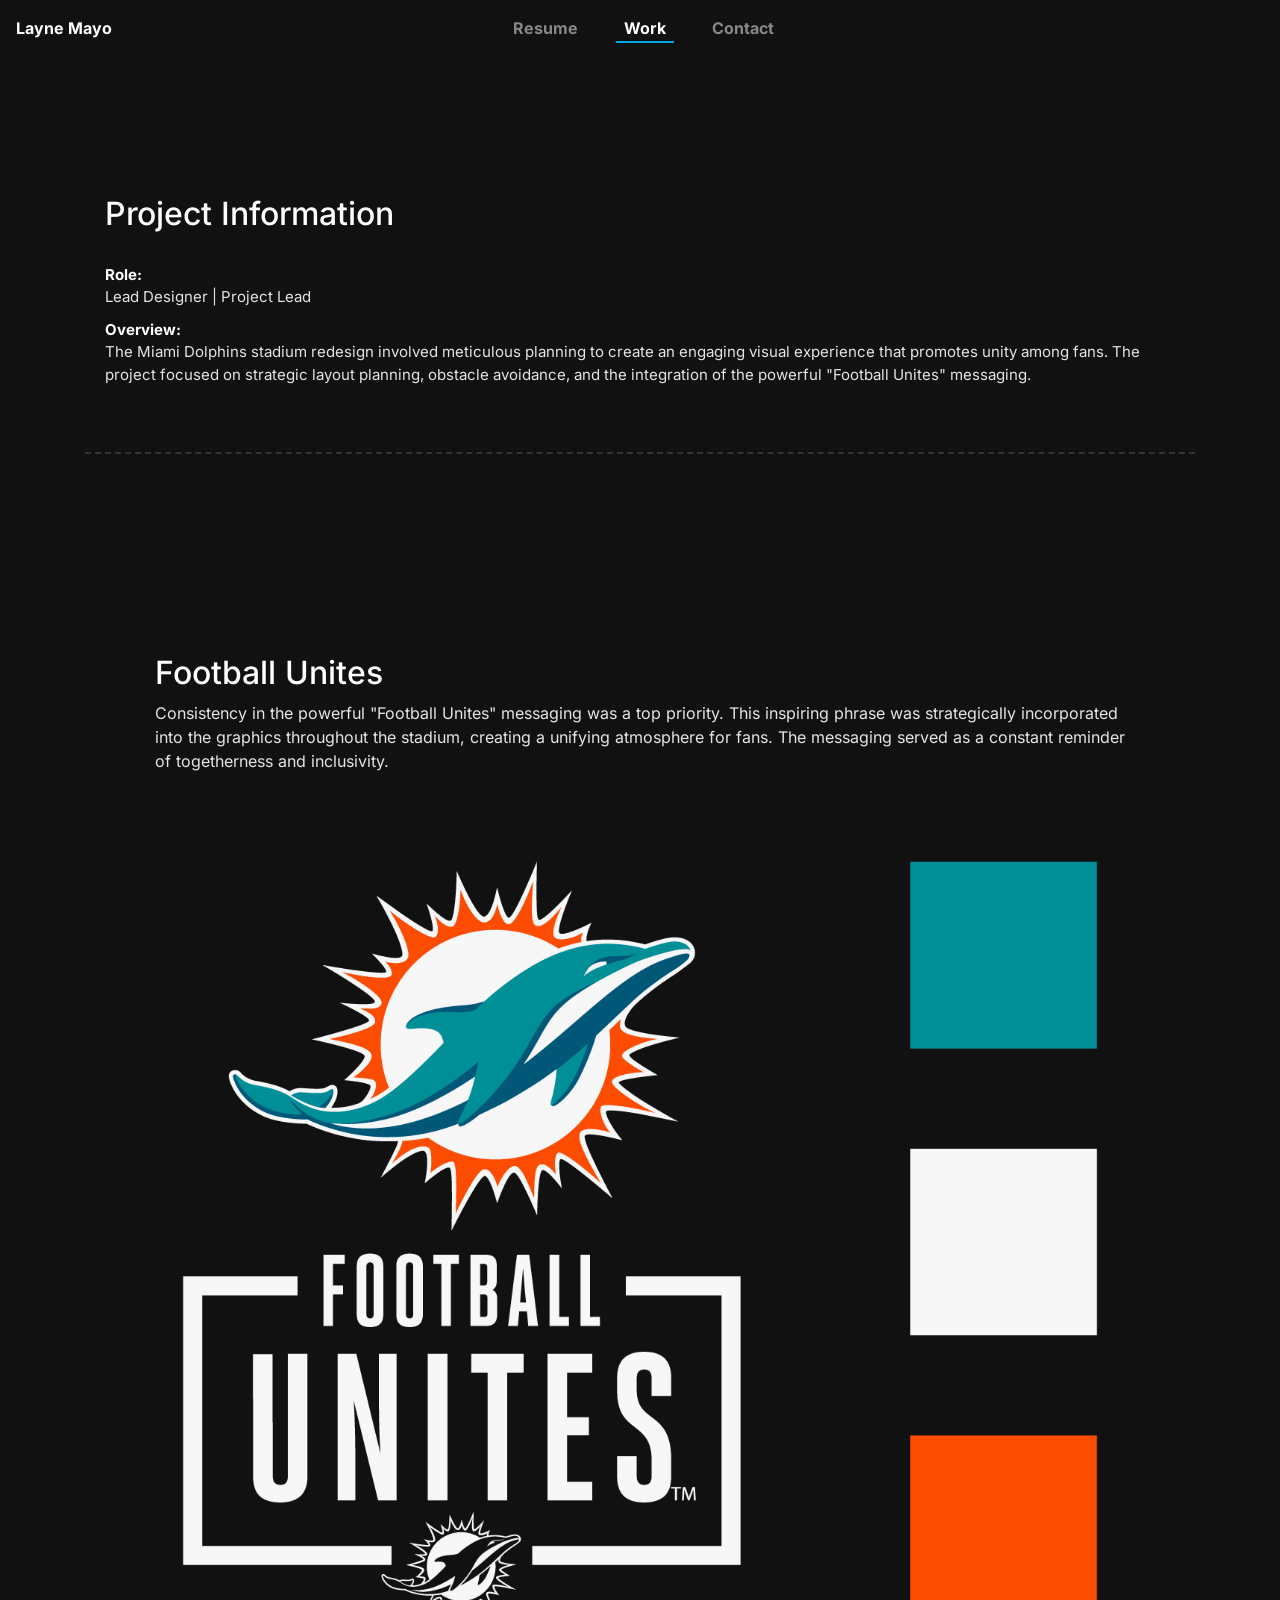
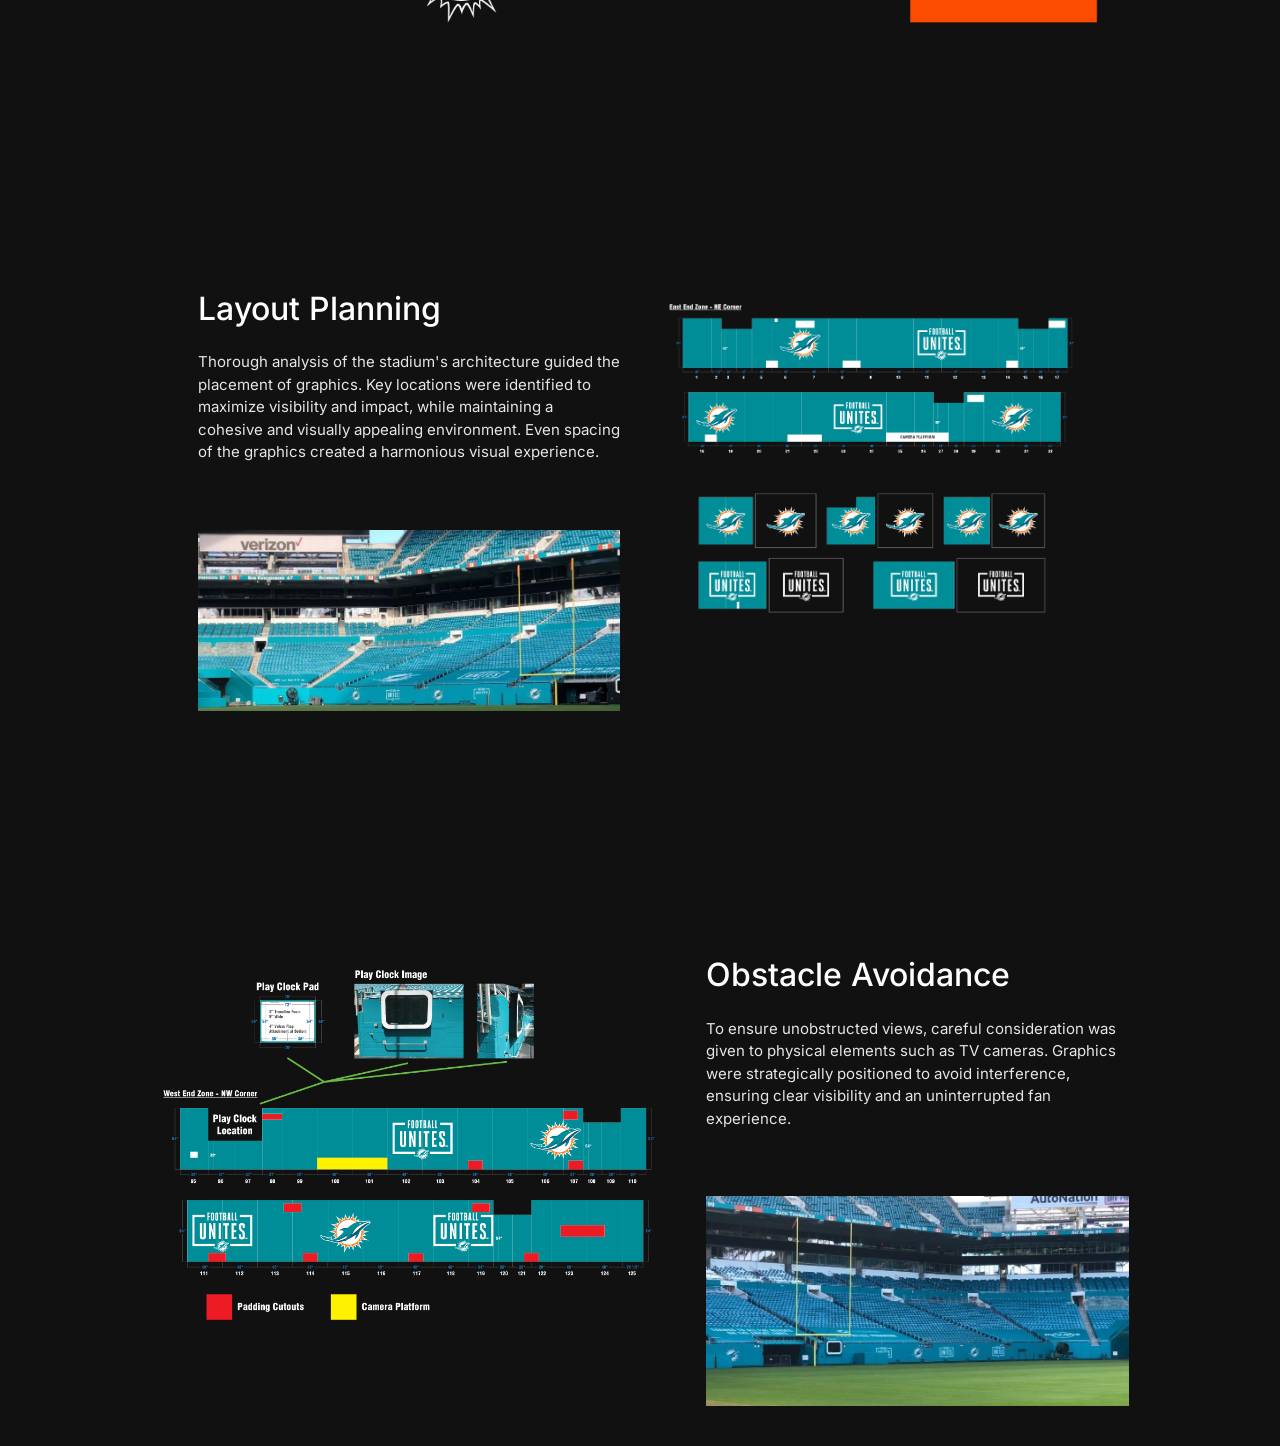
<file: projects/miami-dolphins.html>
<!DOCTYPE html>
<html lang="en">

<head>
    <meta charset="utf-8">
    <meta name="viewport" content="width=device-width, initial-scale=1, shrink-to-fit=no">
    <link rel="apple-touch-icon" sizes="180x180" href="../assets/img/favicon/apple-touch-icon.png">
    <link rel="icon" type="image/png" sizes="32x32" href="../assets/img/favicon/favicon-32x32.png">
    <link rel="icon" type="image/png" sizes="16x16" href="../assets/img/favicon/favicon-16x16.png">
    <link rel="manifest" href="../assets/img/favicon/site.webmanifest">
    <meta name="msapplication-TileColor" content="#00a7e1" />
    <meta name="theme-color" media="(prefers-color-scheme: dark)" content="#111111" />
    <title>Miami Dolphins Stadium - Layne Mayo Portfolio</title>
    <meta name="keywords"
        content="Miami Dolphins, sports branding, stadium graphics, football design, visual identity, fan experience, Football Unites, graphic design, sports marketing, professional sports, Layne Mayo, portfolio" />
    <meta name="description"
        content="Explore the Miami Dolphins project by Layne Mayo, showcasing the redesign of the team's stadium graphics and messaging. Discover the dynamic and visually striking elements used to elevate the team's identity and create an immersive fan experience. Dive into the creative process and see how the Football Unites messaging was integrated to emphasize unity and inclusivity." />
    <meta name="subject" content="Layne Mayo's Graphic Design Portfolio">
    <meta name="copyright" content="Layne Mayo">
    <meta name="language" content="English">
    <meta name="robots" content="index,follow" />
    <meta name="Classification" content="Portfolio">
    <meta name="author" content="Layne Mayo, contact@laynemayo.com">
    <meta name="designer" content="Layne Mayo">
    <meta name="owner" content="Layne Mayo">
    <meta name="url" content="https://www.laynemayo.com">
    <meta name="identifier-URL" content="https://www.laynemayo.com">
    <link rel="stylesheet" href="https://maxcdn.bootstrapcdn.com/bootstrap/4.0.0/css/bootstrap.min.css"
        integrity="sha384-Gn5384xqQ1aoWXA+058RXPxPg6fy4IWvTNh0E263XmFcJlSAwiGgFAW/dAiS6JXm" crossorigin="anonymous">
    <link href="../assets/css/style.css" rel="stylesheet" type="text/css">
</head>

<body>

    <nav class="navbar navbar-expand-md navbar-dark bg-med fixed-top navbar-fixed-top">
        <a class="navbar-brand" href="../resume.html">Layne Mayo</a>
        <button class="navbar-toggler" type="button" data-toggle="collapse" data-target="#navbarsExampleDefault"
            aria-controls="navbarsExampleDefault" aria-expanded="false" aria-label="Toggle navigation">
            <span class="navbar-toggler-icon"></span>
        </button>

        <div class="collapse navbar-collapse" id="navbarsExampleDefault">
            <ul class="navbar-nav">
                <li class="nav-item">
                    <a class="nav-link" href="../resume.html">Resume</a>
                </li>
                <li class="nav-item active">
                    <a class="nav-link" href="../work.html">Work</a>
                </li>
                <li class="nav-item">
                    <a class="nav-link" href="../contact.html">Contact</a>
                </li>
            </ul>
            <ul class="navbar-nav">
                <li class="nav-item">
                    <div class="nav-space"></div>
                </li>
            </ul>
        </div>
    </nav>

    <div id="portfolio-details" class="portfolio-details">
        <div class="container">
            <div class="top-portfolio-section">
                <div class="portfolio-info">
                    <h2>Project Information</h2>
                    <ul>
                        <br>
                        <li><b>Role:</b><br> Lead Designer | Project Lead</li>
                        <li><b>Overview:</b><br> The Miami Dolphins stadium redesign involved
                            meticulous planning to create an engaging visual experience that promotes unity among fans.
                            The project focused on strategic layout planning, obstacle avoidance, and the integration of
                            the powerful "Football Unites" messaging.</li>
                    </ul>
                </div>
            </div>
            <div class="row">
                <div class="col brand-img">
                    <h2>Football Unites</h2>
                    <p>
                        Consistency in the powerful "Football Unites" messaging was a top priority.
                        This inspiring phrase was strategically incorporated into the graphics throughout the stadium,
                        creating a unifying atmosphere for fans. The messaging served as a constant reminder of
                        togetherness and inclusivity.
                    </p>
                    <img src="miami-dolphins/dolphins-branding.png" alt="Miami Dolphins Branding">
                </div>
            </div>
            <div class="row process">
                <div class="col-md-5 portfolio-info">
                    <h2>Layout Planning</h2>
                    <p>
                        Thorough analysis of the stadium's architecture guided the placement of graphics. Key locations
                        were identified to maximize visibility and impact, while maintaining a cohesive and visually
                        appealing environment. Even spacing of the graphics created a harmonious visual experience.
                    </p>
                    <img src="miami-dolphins/dolphins-stadium-2.jpg" alt="Miami Dolphins Stadium Image">
                </div>
                <div class="col-md-5">
                    <img src="miami-dolphins/dolphins-setup-4.png" alt="Miami Dolphins Graphic Layout">
                </div>
            </div>
            <div class="row process">
                <div class="col-md-6">
                    <img src="miami-dolphins/dolphins-setup-1.png" alt="Miami Dolphins Graphic Layout">
                </div>
                <div class="col-md-5 portfolio-info">
                    <h2>Obstacle Avoidance</h2>
                    <p>
                        To ensure unobstructed views, careful consideration was given to physical elements such as TV
                        cameras. Graphics were strategically positioned to avoid interference, ensuring clear visibility
                        and an uninterrupted fan experience.</p>
                    <img src="miami-dolphins/dolphins-stadium-3.jpg" alt="Miami Dolphins Stadium Image">
                </div>
            </div>
        </div>
    </div>
    <script src="https://code.jquery.com/jquery-3.3.1.slim.min.js"
        integrity="sha384-q8i/X+965DzO0rT7abK41JStQIAqVgRVzpbzo5smXKp4YfRvH+8abtTE1Pi6jizo"
        crossorigin="anonymous"></script>
    <script src="https://cdnjs.cloudflare.com/ajax/libs/popper.js/1.14.7/umd/popper.min.js"
        integrity="sha384-UO2eT0CpHqdSJQ6hJty5KVphtPhzWj9WO1clHTMGa3JDZwrnQq4sF86dIHNDz0W1"
        crossorigin="anonymous"></script>
    <script src="https://stackpath.bootstrapcdn.com/bootstrap/4.3.1/js/bootstrap.min.js"
        integrity="sha384-JjSmVgyd0p3pXB1rRibZUAYoIIy6OrQ6VrjIEaFf/nJGzIxFDsf4x0xIM+B07jRM"
        crossorigin="anonymous"></script>
    <script src="../assets/js/nav-scroll.js"></script>

</body>

</html>
</file>
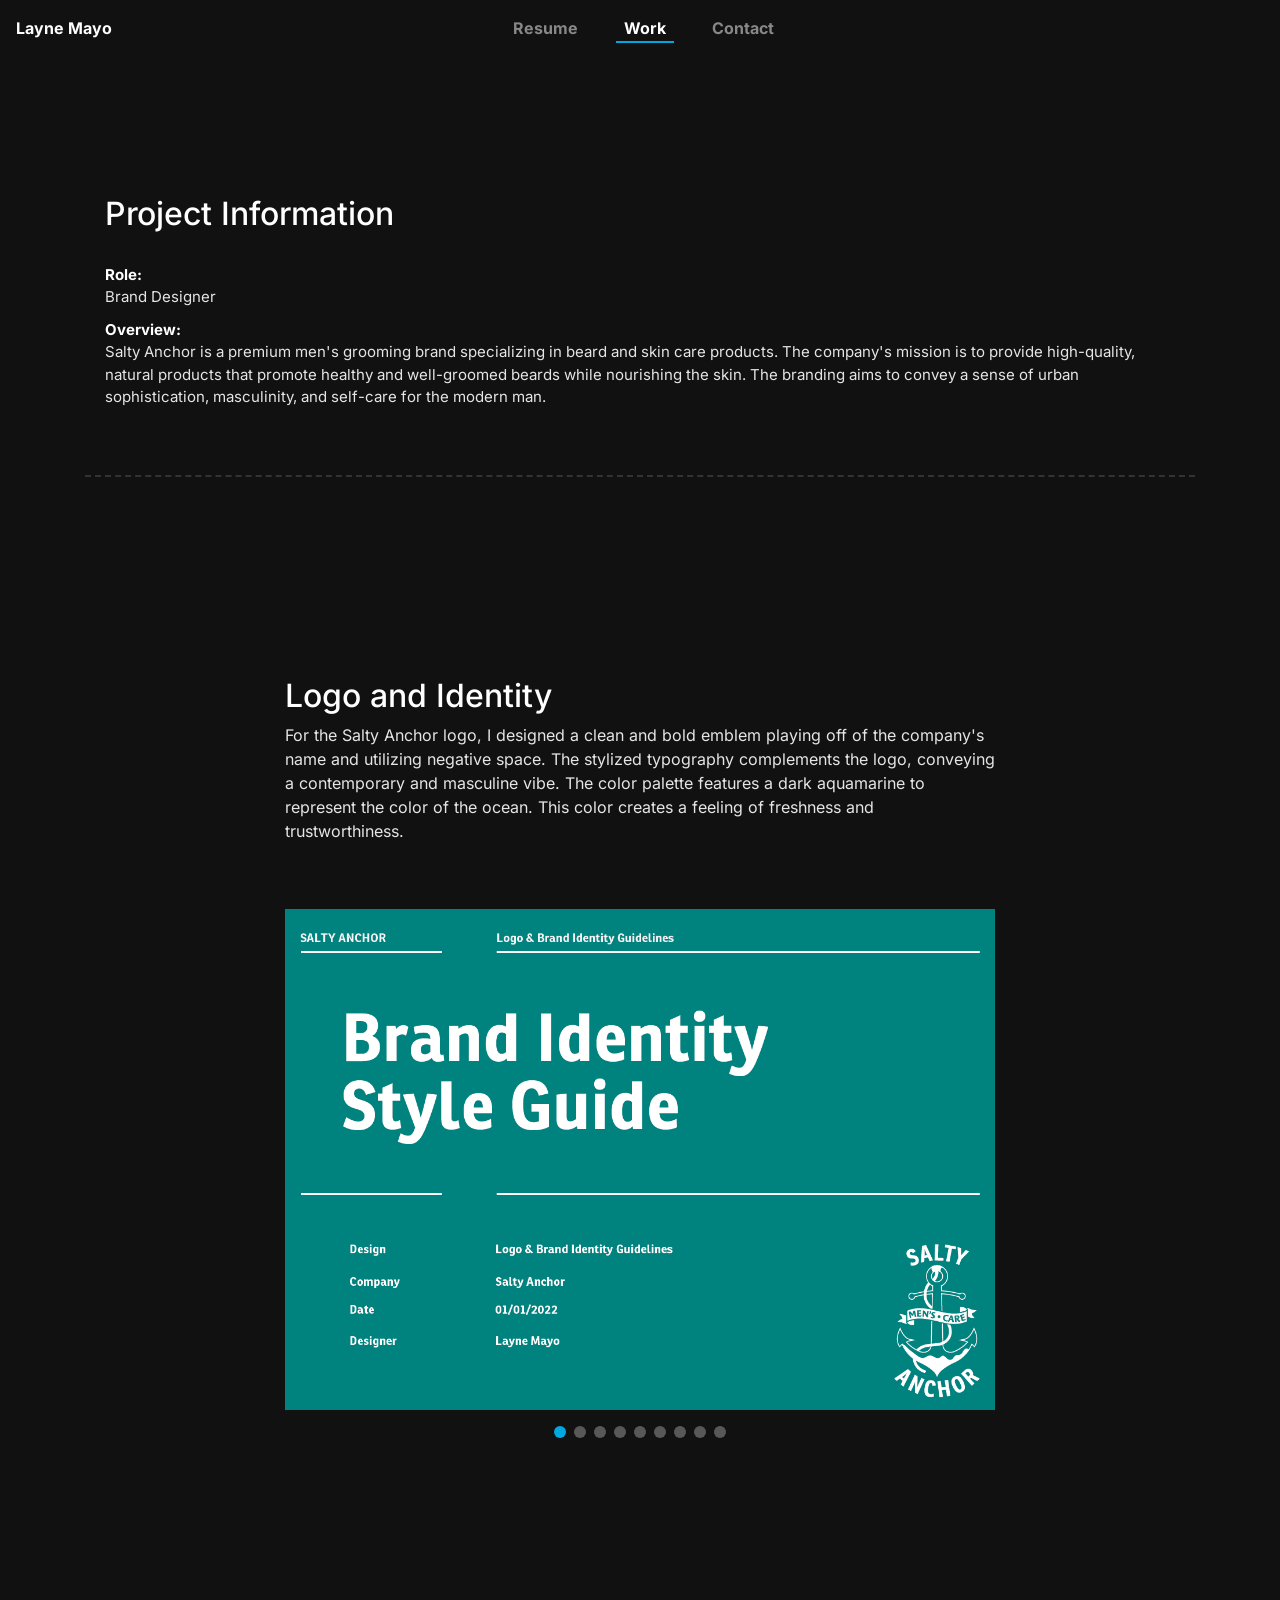
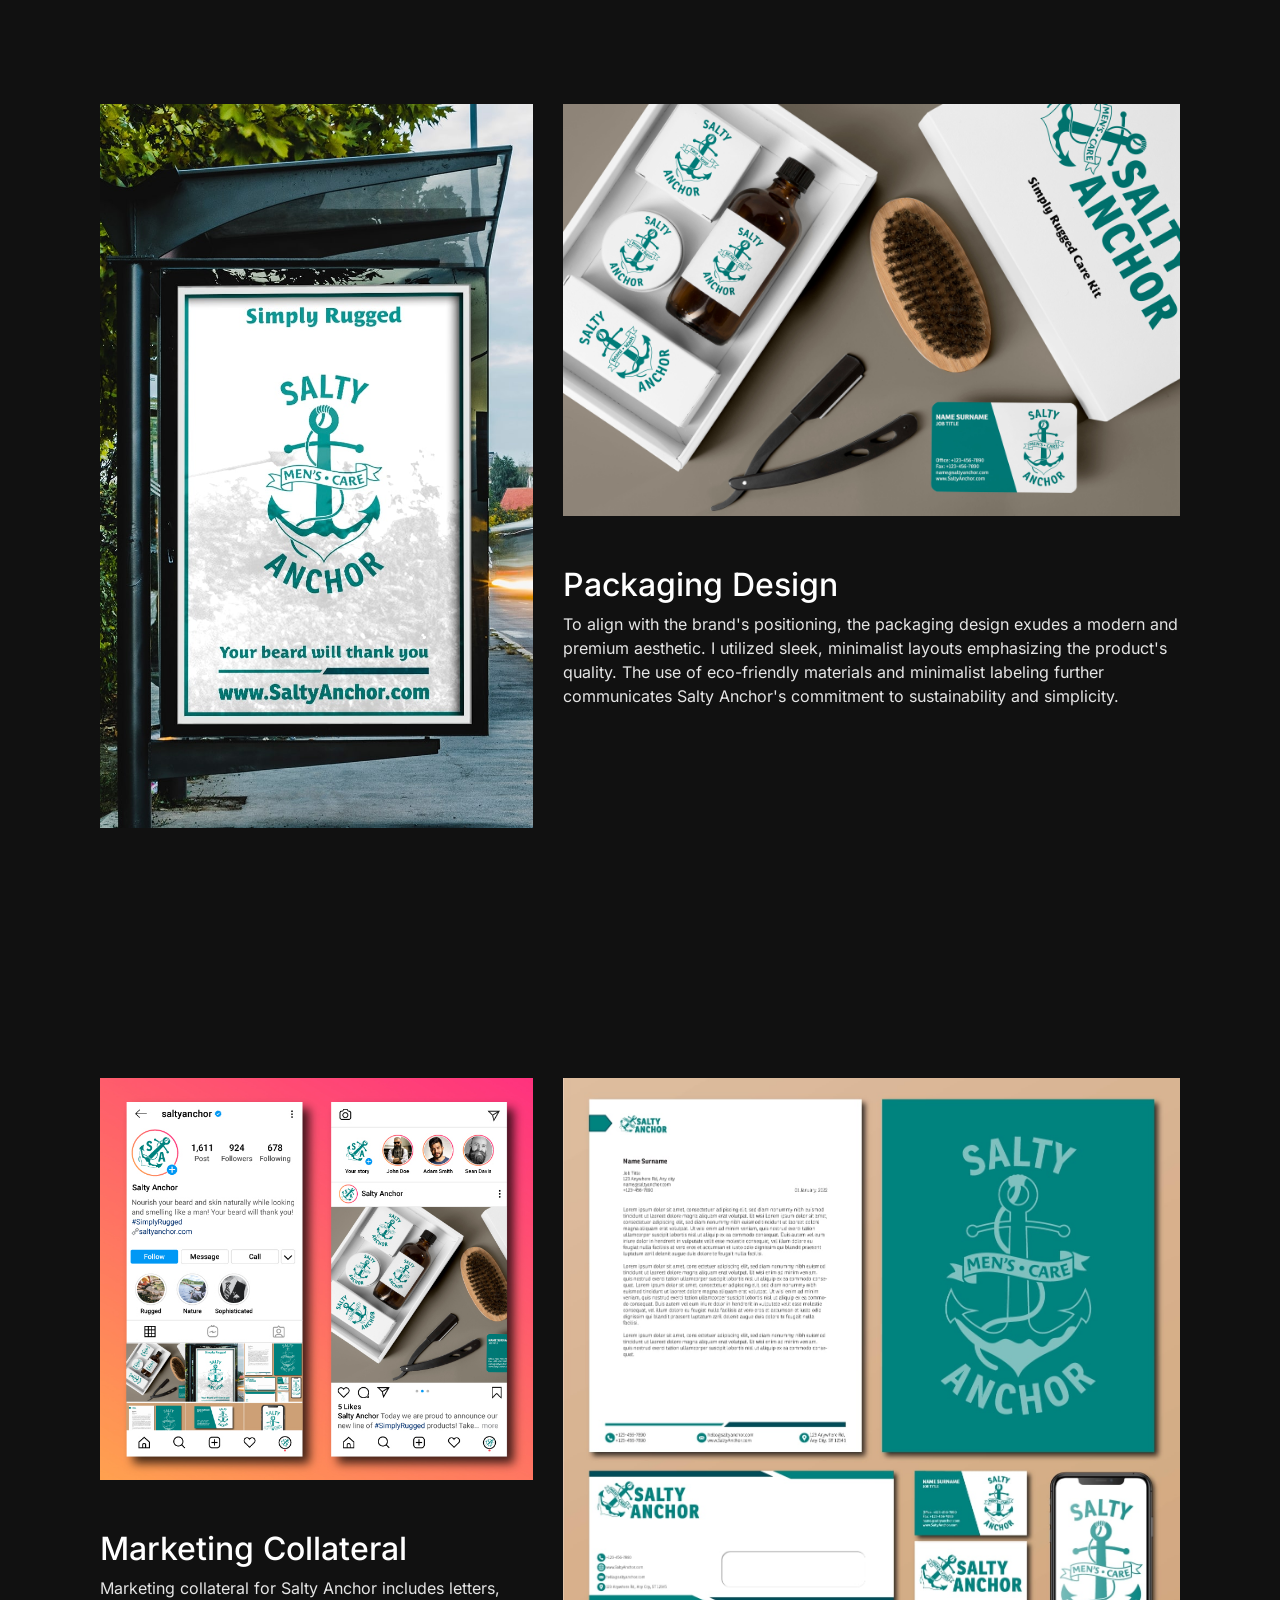
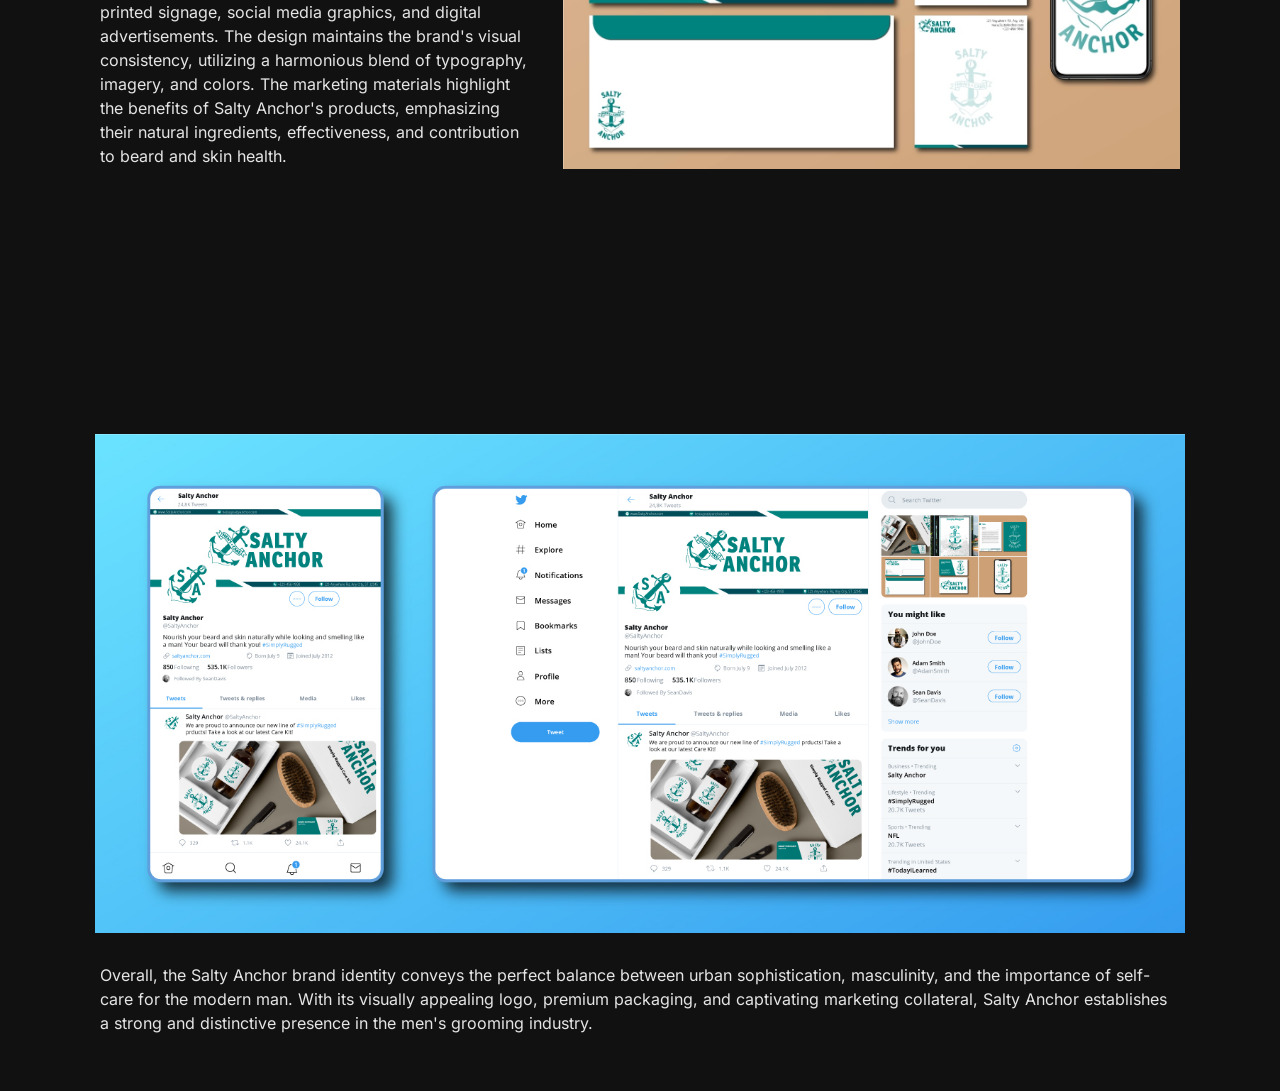
<file: projects/salty-anchor.html>
<!DOCTYPE html>
<html lang="en">

<head>
    <meta charset="utf-8">
    <meta name="viewport" content="width=device-width, initial-scale=1, shrink-to-fit=no">
    <link rel="apple-touch-icon" sizes="180x180" href="../assets/img/favicon/apple-touch-icon.png">
    <link rel="icon" type="image/png" sizes="32x32" href="../assets/img/favicon/favicon-32x32.png">
    <link rel="icon" type="image/png" sizes="16x16" href="../assets/img/favicon/favicon-16x16.png">
    <link rel="manifest" href="../assets/img/favicon/site.webmanifest">
    <meta name="msapplication-TileColor" content="#00a7e1" />
    <meta name="theme-color" media="(prefers-color-scheme: dark)" content="#111111" />
    <title>Salty Anchor Brand Identity - Layne Mayo Portfolio</title>
    <meta name="keywords"
        content="Salty Anchor, men's care brand, grooming products, men's skincare, masculine branding, web design, premium men's care, graphic design, brand identity, Layne Mayo, men's grooming, men's wellness, portfolio" />
    <meta name="description"
        content="Experience the Salty Anchor project by Layne Mayo, showcasing a dynamic branding and marketing solution for a premium men's care brand. Dive into the sophisticated visuals and refined elements that capture the essence of masculinity and grooming. Explore the seamless user experience and compelling content that elevates the men's care experience to new heights." />
    <meta name="subject" content="Layne Mayo's Graphic Design Portfolio">
    <meta name="copyright" content="Layne Mayo">
    <meta name="language" content="English">
    <meta name="robots" content="index,follow" />
    <meta name="Classification" content="Portfolio">
    <meta name="author" content="Layne Mayo, contact@laynemayo.com">
    <meta name="designer" content="Layne Mayo">
    <meta name="owner" content="Layne Mayo">
    <meta name="url" content="https://www.laynemayo.com">
    <meta name="identifier-URL" content="https://www.laynemayo.com">
    <link rel="stylesheet" href="https://maxcdn.bootstrapcdn.com/bootstrap/4.0.0/css/bootstrap.min.css"
        integrity="sha384-Gn5384xqQ1aoWXA+058RXPxPg6fy4IWvTNh0E263XmFcJlSAwiGgFAW/dAiS6JXm" crossorigin="anonymous">
    <link href="../assets/css/style.css" rel="stylesheet" type="text/css">
    <link href="../assets/vendor/swiper/swiper-bundle.min.css" rel="stylesheet">
</head>

<body>

    <nav class="navbar navbar-expand-md navbar-dark bg-med fixed-top navbar-fixed-top">
        <a class="navbar-brand" href="../resume.html">Layne Mayo</a>
        <button class="navbar-toggler" type="button" data-toggle="collapse" data-target="#navbarsExampleDefault"
            aria-controls="navbarsExampleDefault" aria-expanded="false" aria-label="Toggle navigation">
            <span class="navbar-toggler-icon"></span>
        </button>

        <div class="collapse navbar-collapse" id="navbarsExampleDefault">
            <ul class="navbar-nav">
                <li class="nav-item">
                    <a class="nav-link" href="../resume.html">Resume</a>
                </li>
                <li class="nav-item active">
                    <a class="nav-link" href="../work.html">Work</a>
                </li>
                <li class="nav-item">
                    <a class="nav-link" href="../contact.html">Contact</a>
                </li>
            </ul>
            <ul class="navbar-nav">
                <li class="nav-item">
                    <div class="nav-space"></div>
                </li>
            </ul>
        </div>
    </nav>

    <div id="portfolio-details" class="portfolio-details">
        <div class="container">
            <div class="top-portfolio-section">
                <div class="portfolio-info">
                    <h2>Project Information</h2>
                    <ul>
                        <br>
                        <li><b>Role:</b><br> Brand Designer</li>
                        <li><b>Overview:</b><br> Salty Anchor is a premium men's grooming brand specializing in beard
                            and skin care
                            products. The company's mission is to provide high-quality, natural products that promote
                            healthy and well-groomed beards while nourishing the skin. The branding aims to convey a
                            sense of urban sophistication, masculinity, and self-care for the modern man.</li>
                    </ul>
                </div>
            </div>
            <div class="row">
                <div class="col-md-8">
                    <h2>Logo and Identity</h2>
                    <p>For the Salty Anchor logo, I designed a clean and bold emblem playing off of the company's
                        name and utilizing negative space. The stylized typography complements the logo, conveying a
                        contemporary
                        and masculine vibe. The color palette features a dark aquamarine to represent the color of the
                        ocean.
                        This color creates a feeling of freshness and trustworthiness.</p>
                    <div class="portfolio-details-slider swiper sa-slider">
                        <div class="swiper-wrapper">

                            <div class="swiper-slide">
                                <img src="salty-anchor/branding-guide/page-1.png"
                                    alt="Salty Anchor Branding Guidelines Cover">
                            </div>
                            <div class="swiper-slide">
                                <img src="salty-anchor/branding-guide/page-2.png"
                                    alt="Salty Anchor Branding Guidelines Index">
                            </div>
                            <div class="swiper-slide">
                                <img src="salty-anchor/branding-guide/page-3.png"
                                    alt="Salty Anchor Branding Guidelines Page 1">
                            </div>
                            <div class="swiper-slide">
                                <img src="salty-anchor/branding-guide/page-4.png"
                                    alt="Salty Anchor Branding Guidelines Page 2">
                            </div>
                            <div class="swiper-slide">
                                <img src="salty-anchor/branding-guide/page-5.png"
                                    alt="Salty Anchor Branding Guidelines Page 3">
                            </div>
                            <div class="swiper-slide">
                                <img src="salty-anchor/branding-guide/page-6.png"
                                    alt="Salty Anchor Branding Guidelines Page 4">
                            </div>
                            <div class="swiper-slide">
                                <img src="salty-anchor/branding-guide/page-7.png"
                                    alt="Salty Anchor Branding Guidelines Page 5">
                            </div>
                            <div class="swiper-slide">
                                <img src="salty-anchor/branding-guide/page-8.png"
                                    alt="Salty Anchor Branding Guidelines Page 6">
                            </div>
                            <div class="swiper-slide">
                                <img src="salty-anchor/branding-guide/page-9.png"
                                    alt="Salty Anchor Branding Guidelines Page 7">
                            </div>

                        </div>
                        <div class="swiper-pagination"></div>
                    </div>
                </div>
            </div>
            <div class="row">
                <div class="col-md-5" id="sa-bus">
                    <img src="salty-anchor/salty-anchor-bus-stop-ad.jpg" alt="Salty Anchor Bus Stop Ad">
                </div>
                <div class="col-md-7">
                    <div style="padding-bottom: 50px;"><img src="salty-anchor/salty-anchor-beard-kit.jpg"></div>
                    <h2>Packaging Design</h2>
                    <p>
                        To align with the brand's positioning, the packaging design exudes a modern and premium
                        aesthetic. I utilized sleek, minimalist layouts emphasizing the product's quality. The use of
                        eco-friendly materials and minimalist labeling further communicates Salty Anchor's commitment to
                        sustainability and simplicity.
                    </p>
                </div>
            </div>
            <div class="row">
                <div class="col-md-5">
                    <div style="padding-bottom: 50px;"><img src="salty-anchor/salty-anchor-instagram.jpg" alt="Salty Anchor Instagram"></div>
                    <h2>Marketing Collateral</h2>
                    <p>
                        Marketing collateral for Salty Anchor includes letters, printed signage, social media graphics,
                        and digital
                        advertisements. The design maintains the brand's visual consistency, utilizing a harmonious
                        blend of typography, imagery, and colors. The marketing materials highlight the benefits of
                        Salty Anchor's products, emphasizing their natural ingredients, effectiveness, and contribution
                        to
                        beard and skin health.
                    </p>
                </div>
                <div class="col-md-7">
                    <img src="salty-anchor/salty-anchor-stationery.jpg" alt="Salty Anchor Stationery">
                </div>
            </div>
            <div class="row">
                <div class="col-md-12 gal-img">
                    <img src="salty-anchor/salty-anchor-twitter.jpg" alt="Salty Anchor Twitter">
                </div>
                <div class="col-md-12">
                    <p>
                        Overall, the Salty Anchor brand identity conveys the perfect balance between urban
                        sophistication,
                        masculinity, and the importance of self-care for the modern man. With its visually appealing
                        logo, premium packaging, and captivating marketing collateral, Salty Anchor
                        establishes a strong and distinctive presence in the men's grooming industry.
                    </p>
                </div>
            </div>
        </div>
    </div>
    <script src="https://code.jquery.com/jquery-3.3.1.slim.min.js"
        integrity="sha384-q8i/X+965DzO0rT7abK41JStQIAqVgRVzpbzo5smXKp4YfRvH+8abtTE1Pi6jizo"
        crossorigin="anonymous"></script>
    <script src="https://cdnjs.cloudflare.com/ajax/libs/popper.js/1.14.7/umd/popper.min.js"
        integrity="sha384-UO2eT0CpHqdSJQ6hJty5KVphtPhzWj9WO1clHTMGa3JDZwrnQq4sF86dIHNDz0W1"
        crossorigin="anonymous"></script>
    <script src="https://stackpath.bootstrapcdn.com/bootstrap/4.3.1/js/bootstrap.min.js"
        integrity="sha384-JjSmVgyd0p3pXB1rRibZUAYoIIy6OrQ6VrjIEaFf/nJGzIxFDsf4x0xIM+B07jRM"
        crossorigin="anonymous"></script>
    <script src="../assets/vendor/glightbox/js/glightbox.min.js"></script>
    <script src="../assets/vendor/swiper/swiper-bundle.min.js"></script>
    <script src="../assets/js/main.js"></script>
    <script src="../assets/js/nav-scroll.js"></script>

</body>

</html>
</file>
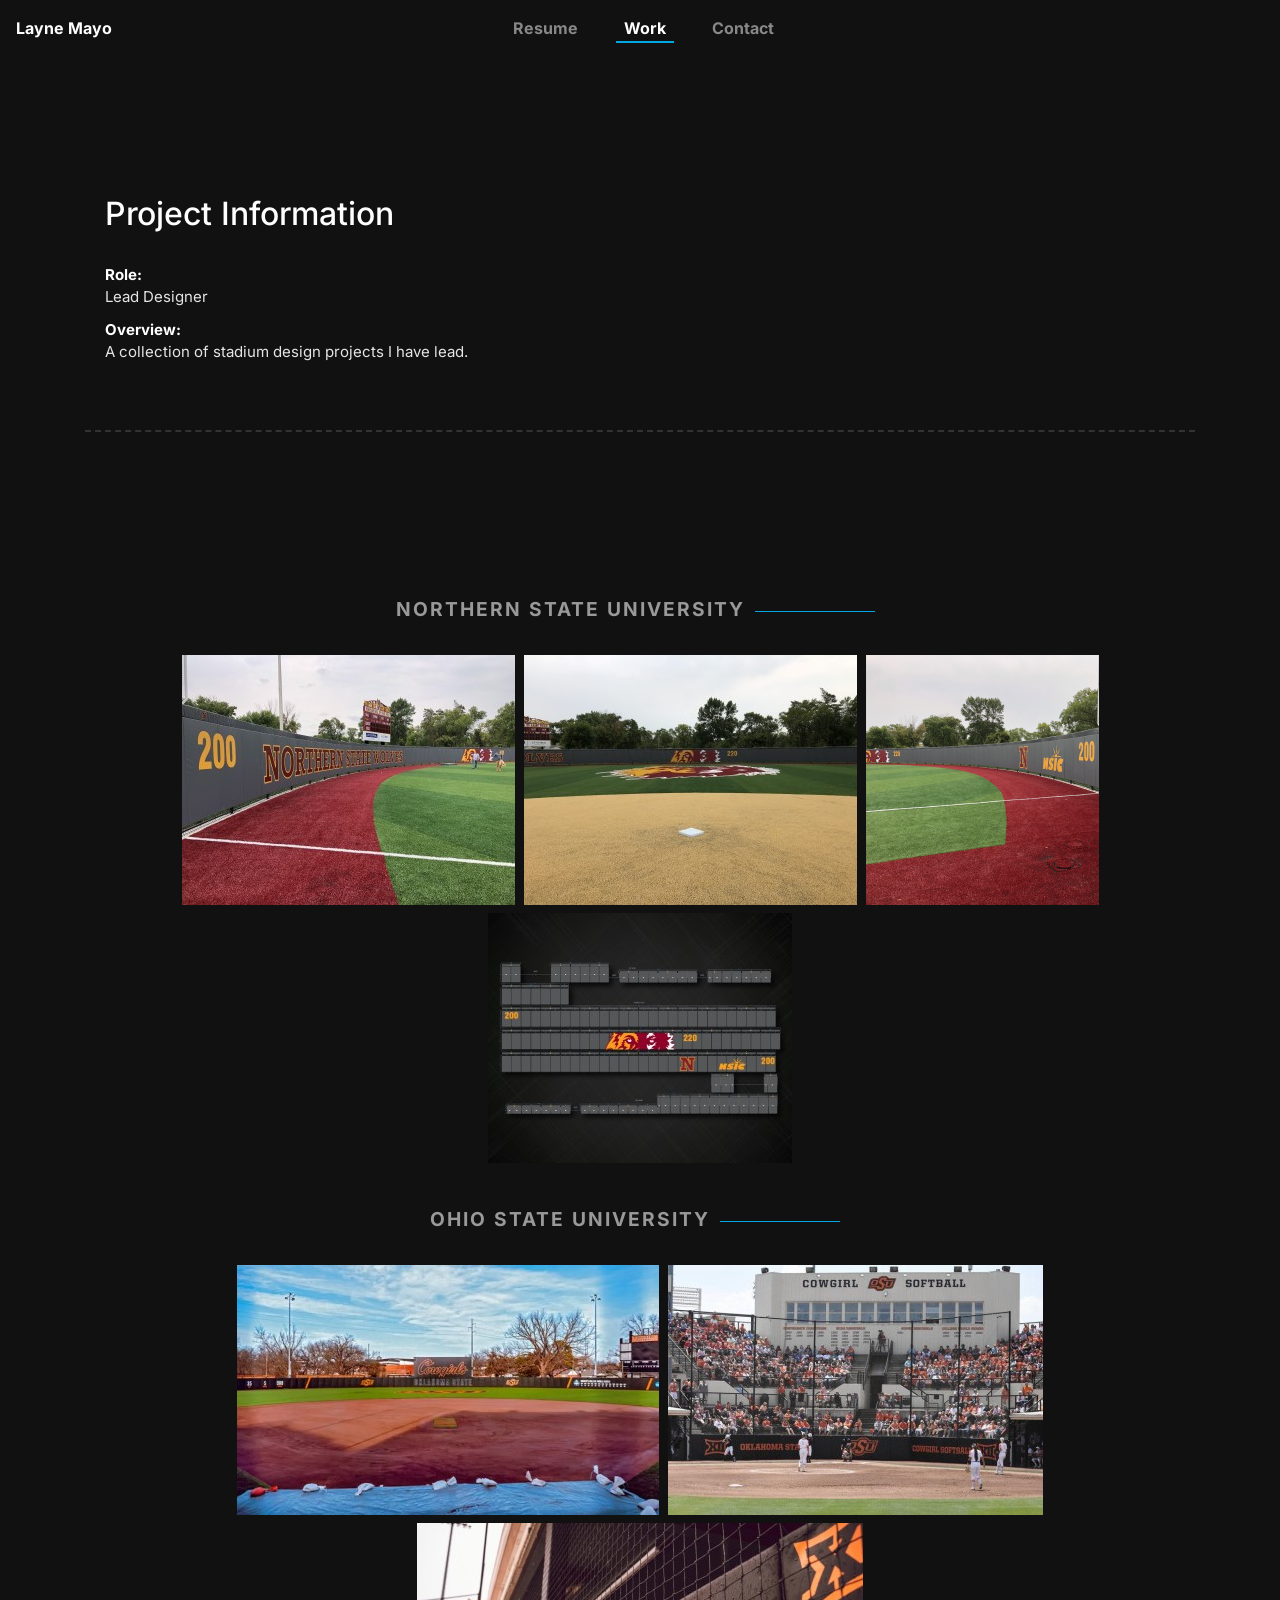
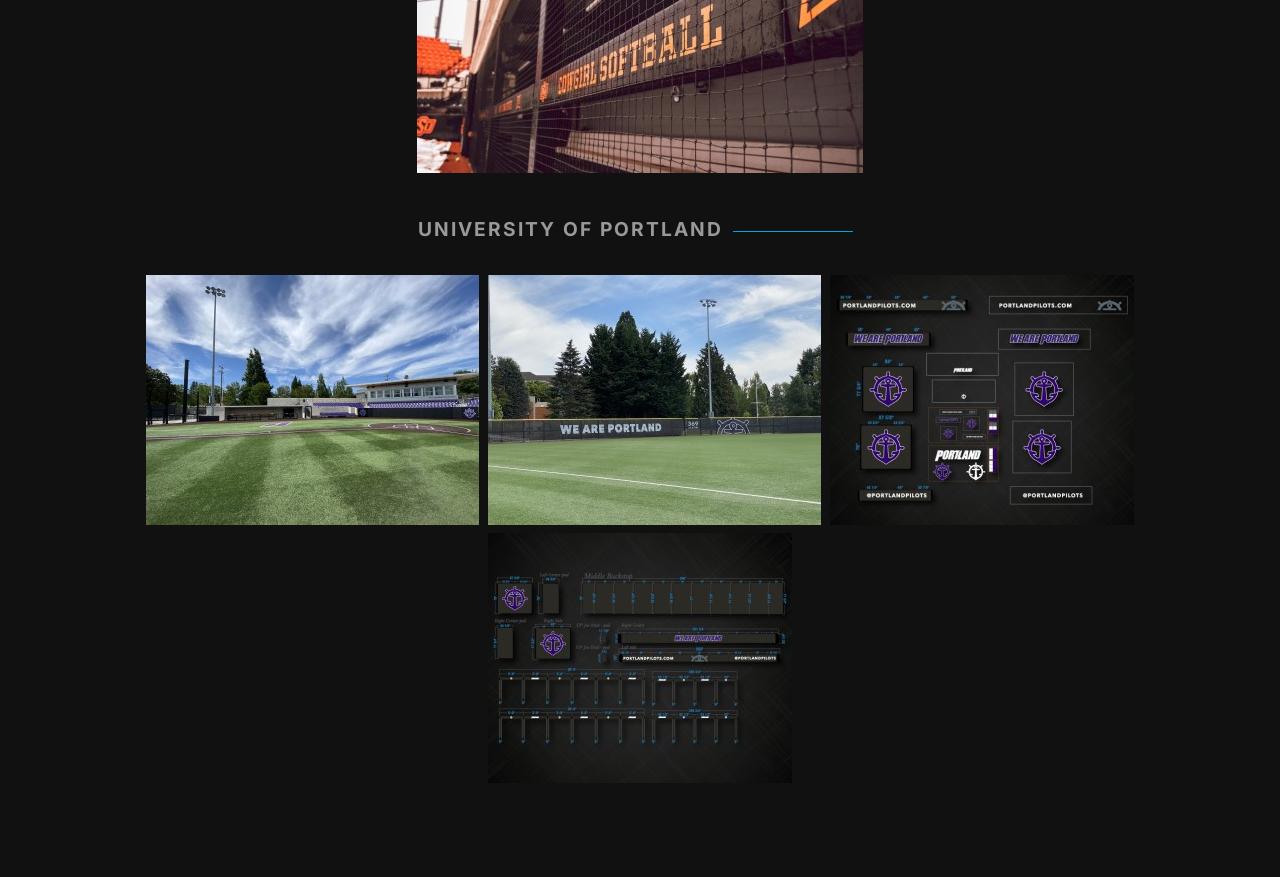
<file: projects/stadiums.html>
<!DOCTYPE html>
<html lang="en">

<head>
  <meta charset="utf-8">
  <meta name="viewport" content="width=device-width, initial-scale=1, shrink-to-fit=no">
  <link rel="apple-touch-icon" sizes="180x180" href="../assets/img/favicon/apple-touch-icon.png">
  <link rel="icon" type="image/png" sizes="32x32" href="../assets/img/favicon/favicon-32x32.png">
  <link rel="icon" type="image/png" sizes="16x16" href="../assets/img/favicon/favicon-16x16.png">
  <link rel="manifest" href="../assets/img/favicon/site.webmanifest">
  <meta name="msapplication-TileColor" content="#00a7e1" />
  <meta name="theme-color" media="(prefers-color-scheme: dark)" content="#111111" />
  <title>University Stadium Design - Layne Mayo Portfolio</title>
  <meta name="keywords"
    content="university, college, sports branding, stadium graphics, football design, baseball design, visual identity, fan experience, graphic design, sports marketing, professional sports, Layne Mayo, portfolio" />
  <meta name="description"
    content="Explore the various university sports stadium projects by Layne Mayo." />
  <meta name="subject" content="Layne Mayo's Graphic Design Portfolio">
  <meta name="copyright" content="Layne Mayo">
  <meta name="language" content="English">
  <meta name="robots" content="index,follow" />
  <meta name="Classification" content="Portfolio">
  <meta name="author" content="Layne Mayo, contact@laynemayo.com">
  <meta name="designer" content="Layne Mayo">
  <meta name="owner" content="Layne Mayo">
  <meta name="url" content="https://www.laynemayo.com">
  <meta name="identifier-URL" content="https://www.laynemayo.com">
  <link rel="stylesheet" href="https://maxcdn.bootstrapcdn.com/bootstrap/4.0.0/css/bootstrap.min.css"
    integrity="sha384-Gn5384xqQ1aoWXA+058RXPxPg6fy4IWvTNh0E263XmFcJlSAwiGgFAW/dAiS6JXm" crossorigin="anonymous">
  <link href="../assets/css/style.css" rel="stylesheet" type="text/css">
  <link href="../assets/css/lightbox.css" rel="stylesheet" type="text/css">
</head>

<body>

  <nav class="navbar navbar-expand-md navbar-dark bg-med fixed-top navbar-fixed-top">
    <a class="navbar-brand" href="../resume.html">Layne Mayo</a>
    <button class="navbar-toggler" type="button" data-toggle="collapse" data-target="#navbarsExampleDefault"
      aria-controls="navbarsExampleDefault" aria-expanded="false" aria-label="Toggle navigation">
      <span class="navbar-toggler-icon"></span>
    </button>

    <div class="collapse navbar-collapse" id="navbarsExampleDefault">
      <ul class="navbar-nav">
        <li class="nav-item">
          <a class="nav-link" href="../resume.html">Resume</a>
        </li>
        <li class="nav-item active">
          <a class="nav-link" href="../work.html">Work</a>
        </li>
        <li class="nav-item">
          <a class="nav-link" href="../contact.html">Contact</a>
        </li>
      </ul>
      <ul class="navbar-nav">
        <li class="nav-item">
          <div class="nav-space"></div>
        </li>
      </ul>
    </div>
  </nav>

  <div id="portfolio-details" class="portfolio-details">
    <div class="container">
      <div class="top-portfolio-section">
        <div class="portfolio-info">
          <h2>Project Information</h2>
          <ul>
            <br>
            <li><b>Role:</b><br> Lead Designer</li>
            <li><b>Overview:</b><br> A collection of stadium design projects I have lead. </li>
          </ul>
        </div>
      </div>
      <section class="main-gal gallery" id="all">
        <div class="section-title">
          <h2>Northern State University</h2>
        </div>
        <a class="all-images-link" href="../assets/img/gallery/full/nsu-stadium.jpg" data-lightbox="all-images"
          data-title="Click anywhere outside the image or the X to the right to close."><img class="all-images"
            src="../assets/img/gallery/thumb/nsu-stadium.jpg" alt="" /></a>
        <a class="all-images-link" href="../assets/img/gallery/full/nsu-stadium-2.jpg" data-lightbox="all-images"
          data-title="Click anywhere outside the image or the X to the right to close."><img class="all-images"
            src="../assets/img/gallery/thumb/nsu-stadium-2.jpg" alt="" /></a>
        <a class="all-images-link" href="../assets/img/gallery/full/nsu-stadium-3.png" data-lightbox="all-images"
          data-title="Click anywhere outside the image or the X to the right to close."><img class="all-images"
            src="../assets/img/gallery/thumb/nsu-stadium-3.png" alt="" /></a>
        <a class="all-images-link" href="../assets/img/gallery/full/nsu-stadium-setup-1.jpg" data-lightbox="all-images"
          data-title="Click anywhere outside the image or the X to the right to close."><img class="all-images"
            src="../assets/img/gallery/thumb/nsu-stadium-setup-1.jpg" alt="" /></a>
      </section>
      <section class="gallery" id="all">
        <div class="section-title">
          <h2>Ohio State University</h2>
        </div>
        <a class="all-images-link" href="../assets/img/gallery/full/osu-softball-1.jpg" data-lightbox="all-images"
          data-title="Click anywhere outside the image or the X to the right to close."><img class="all-images"
            src="../assets/img/gallery/thumb/osu-softball-1.jpg" alt="" /></a>
        <a class="all-images-link" href="../assets/img/gallery/full/osu-softball-2.jpg" data-lightbox="all-images"
          data-title="Click anywhere outside the image or the X to the right to close."><img class="all-images"
            src="../assets/img/gallery/thumb/osu-softball-2.jpg" alt="" /></a>
        <a class="all-images-link" href="../assets/img/gallery/full/osu-softball-3.jpg" data-lightbox="all-images"
          data-title="Click anywhere outside the image or the X to the right to close."><img class="all-images"
            src="../assets/img/gallery/thumb/osu-softball-3.jpg" alt="" /></a>
      </section>
      <section class="gallery" id="all">
        <div class="section-title">
          <h2>University of Portland</h2>
        </div>
        <a class="all-images-link" href="../assets/img/gallery/full/joe-etzel-stadium-1.jpg" data-lightbox="all-images"
          data-title="Click anywhere outside the image or the X to the right to close."><img class="all-images"
            src="../assets/img/gallery/thumb/joe-etzel-stadium-1.jpg" alt="" /></a>
        <a class="all-images-link" href="../assets/img/gallery/full/joe-etzel-stadium-3.jpg" data-lightbox="all-images"
          data-title="Click anywhere outside the image or the X to the right to close."><img class="all-images"
            src="../assets/img/gallery/thumb/joe-etzel-stadium-3.jpg" alt="" /></a>
        <a class="all-images-link" href="../assets/img/gallery/full/joe-etzel-stadium-layout-1.jpg" data-lightbox="all-images"
          data-title="Click anywhere outside the image or the X to the right to close."><img class="all-images"
            src="../assets/img/gallery/thumb/joe-etzel-stadium-layout-1.jpg" alt="" /></a>
            <a class="all-images-link" href="../assets/img/gallery/full/joe-etzel-stadium-layout-2.jpg" data-lightbox="all-images"
          data-title="Click anywhere outside the image or the X to the right to close."><img class="all-images"
            src="../assets/img/gallery/thumb/joe-etzel-stadium-layout-2.jpg" alt="" /></a>
      </section>
    </div>
  </div>
  <script src="https://code.jquery.com/jquery-3.3.1.slim.min.js"
    integrity="sha384-q8i/X+965DzO0rT7abK41JStQIAqVgRVzpbzo5smXKp4YfRvH+8abtTE1Pi6jizo"
    crossorigin="anonymous"></script>
  <script src="https://cdnjs.cloudflare.com/ajax/libs/popper.js/1.14.7/umd/popper.min.js"
    integrity="sha384-UO2eT0CpHqdSJQ6hJty5KVphtPhzWj9WO1clHTMGa3JDZwrnQq4sF86dIHNDz0W1"
    crossorigin="anonymous"></script>
  <script src="https://stackpath.bootstrapcdn.com/bootstrap/4.3.1/js/bootstrap.min.js"
    integrity="sha384-JjSmVgyd0p3pXB1rRibZUAYoIIy6OrQ6VrjIEaFf/nJGzIxFDsf4x0xIM+B07jRM"
    crossorigin="anonymous"></script>
  <script src="../assets/js/lightbox-plus-jquery.min.js"></script>
  <script src="../assets/js/gallery-sort.js"></script>
  <script src="../assets/js/nav-scroll.js"></script>

</body>

</html>
</file>
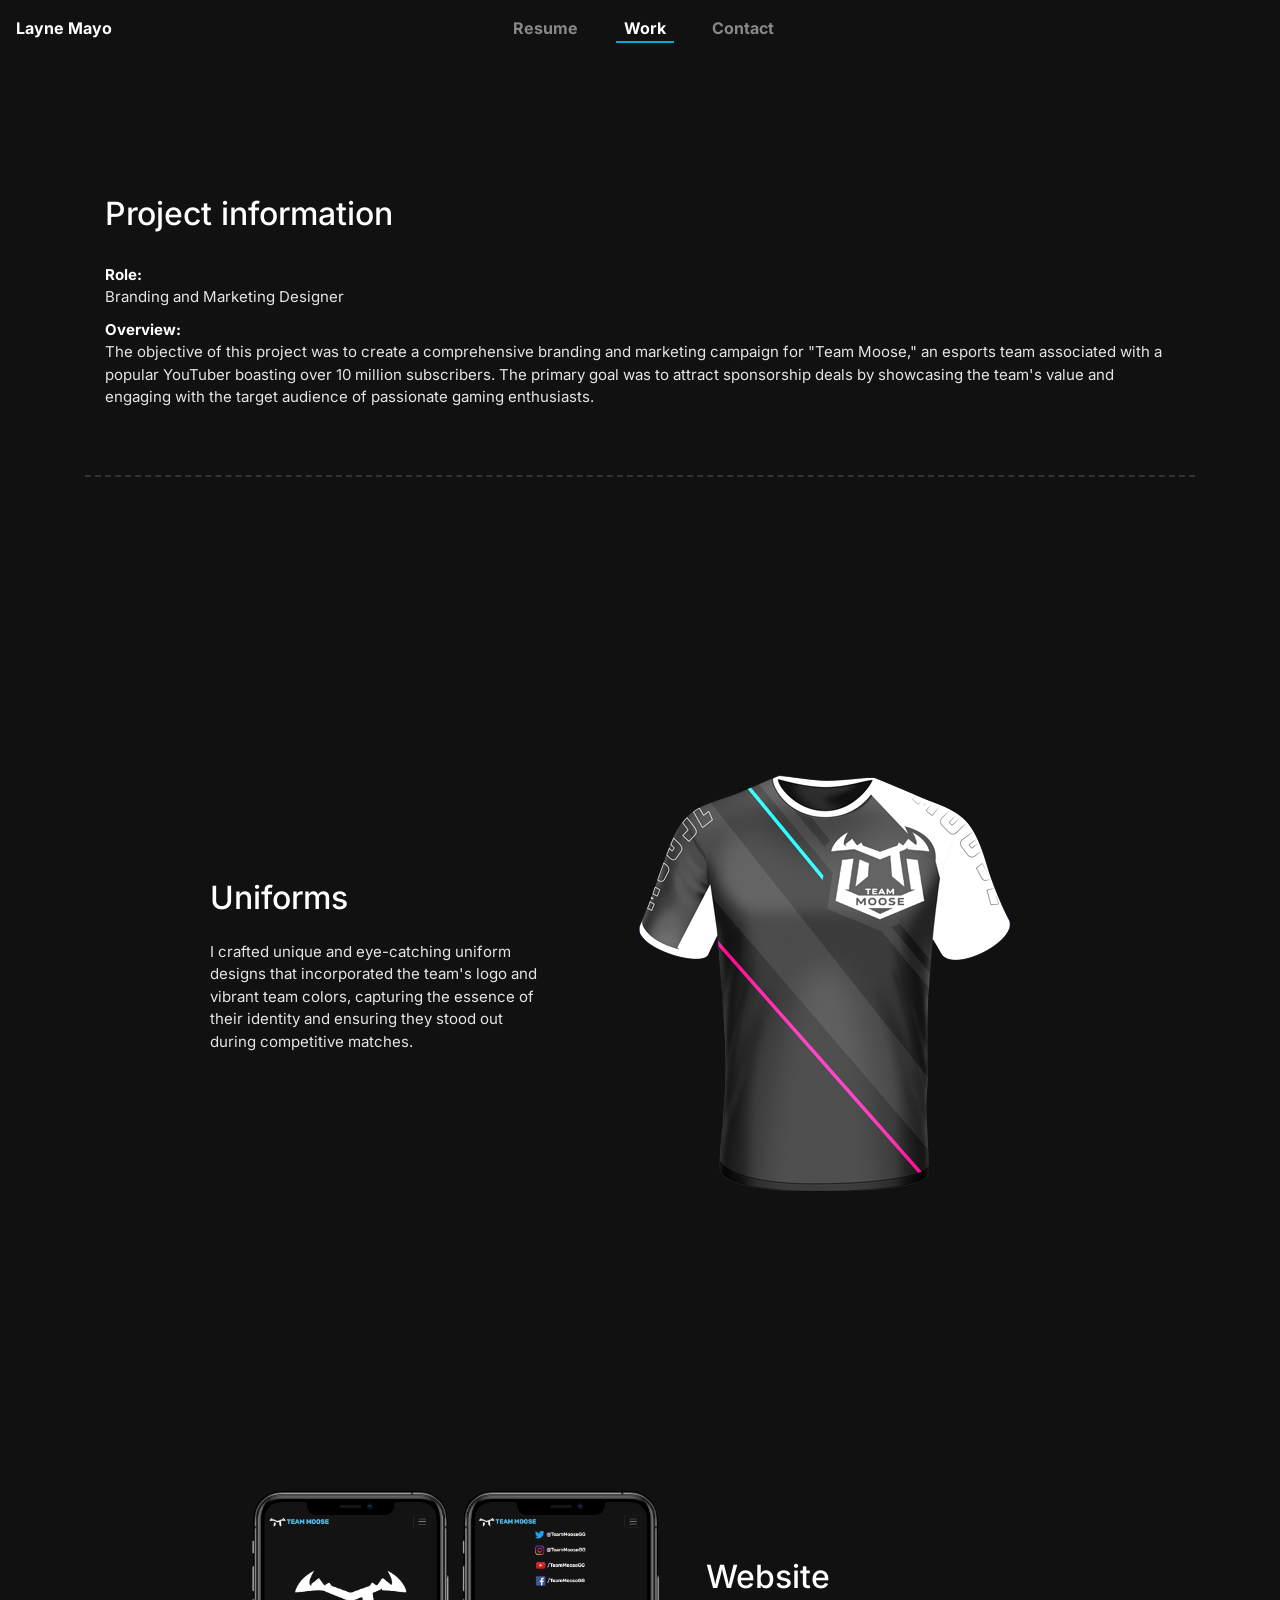
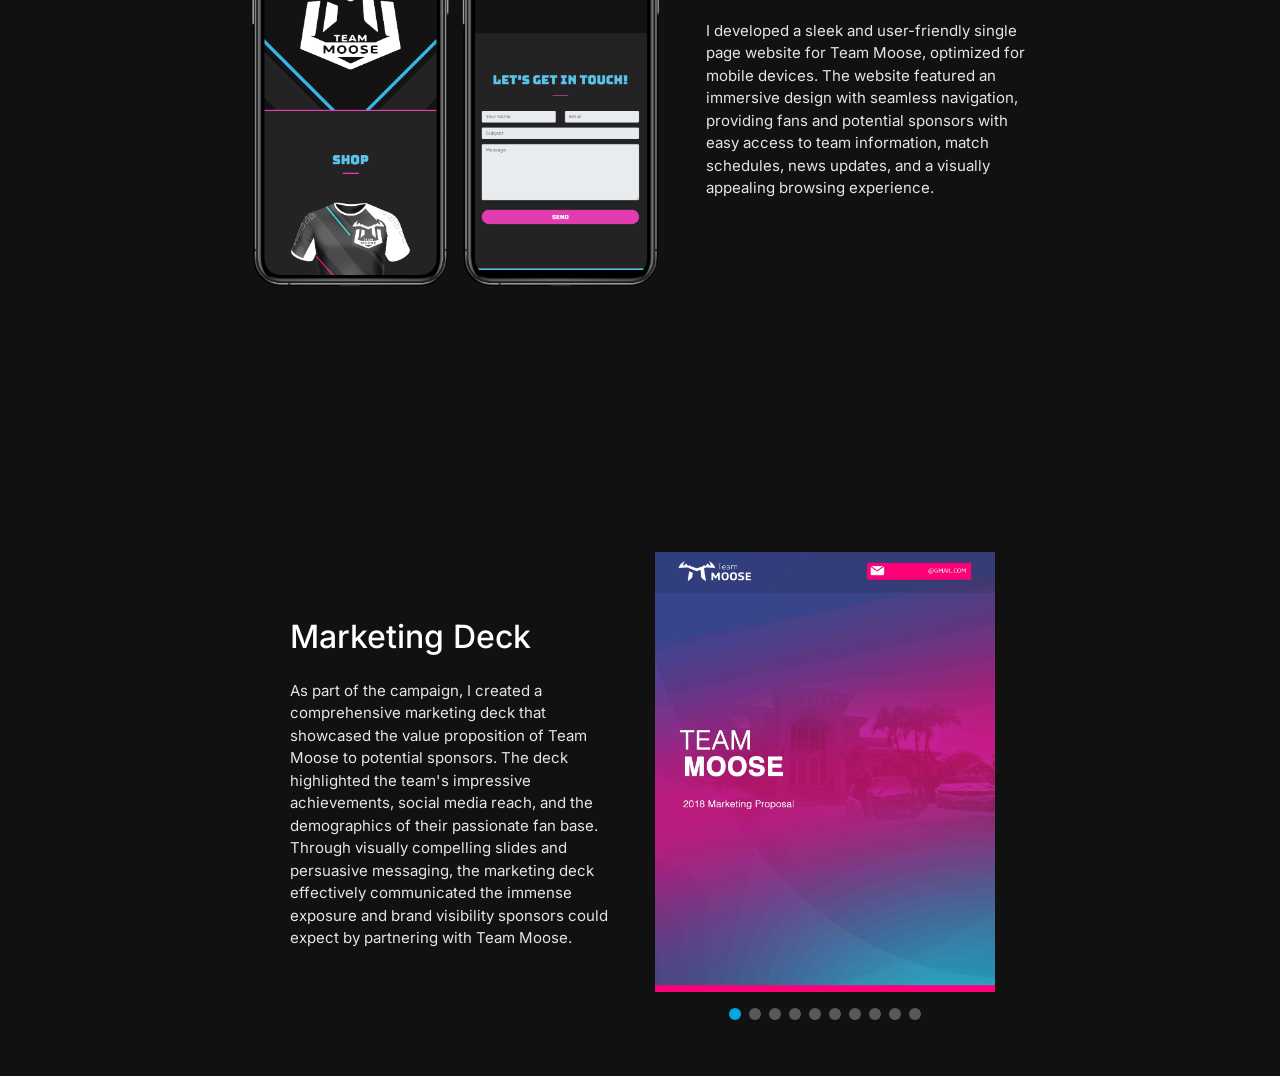
<file: projects/team-moose.html>
<!DOCTYPE html>
<html lang="en">

<head>
    <meta charset="utf-8">
    <meta name="viewport" content="width=device-width, initial-scale=1, shrink-to-fit=no">
    <link rel="apple-touch-icon" sizes="180x180" href="../assets/img/favicon/apple-touch-icon.png">
    <link rel="icon" type="image/png" sizes="32x32" href="../assets/img/favicon/favicon-32x32.png">
    <link rel="icon" type="image/png" sizes="16x16" href="../assets/img/favicon/favicon-16x16.png">
    <link rel="manifest" href="../assets/img/favicon/site.webmanifest">
    <meta name="msapplication-TileColor" content="#00a7e1" />
    <meta name="theme-color" media="(prefers-color-scheme: dark)" content="#111111" />
    <title>Team Moose Esports - Layne Mayo Portfolio</title>
    <meta name="keywords"
        content="Marketing Deck, Marketing, Branding, Social Media, Uniforms, Website, Web design, Layne Mayo, portfolio" />
    <meta name="description"
        content="Learn how I assisted Team Moose, a then up-and-coming Fortnite esports team led by a popular YouTube creator, in securing sponsorships and establishing a strong brand presence. Discover the compelling marketing deck, impactful branding elements, captivating social media images, professional team uniforms, and engaging website that propelled their success in the competitive gaming industry." />
    <meta name="subject" content="Layne Mayo's Graphic Design Portfolio">
    <meta name="copyright" content="Layne Mayo">
    <meta name="language" content="English">
    <meta name="robots" content="index,follow" />
    <meta name="Classification" content="Portfolio">
    <meta name="author" content="Layne Mayo, contact@laynemayo.com">
    <meta name="designer" content="Layne Mayo">
    <meta name="owner" content="Layne Mayo">
    <meta name="url" content="https://www.laynemayo.com">
    <meta name="identifier-URL" content="https://www.laynemayo.com">
    <link rel="stylesheet" href="https://maxcdn.bootstrapcdn.com/bootstrap/4.0.0/css/bootstrap.min.css"
        integrity="sha384-Gn5384xqQ1aoWXA+058RXPxPg6fy4IWvTNh0E263XmFcJlSAwiGgFAW/dAiS6JXm" crossorigin="anonymous">
    <link href="../assets/css/style.css" rel="stylesheet" type="text/css">
    <link href="../assets/vendor/swiper/swiper-bundle.min.css" rel="stylesheet">
</head>

<body>

    <nav class="navbar navbar-expand-md navbar-dark bg-med fixed-top">
        <a class="navbar-brand" href="../resume.html">Layne Mayo</a>
        <button class="navbar-toggler" type="button" data-toggle="collapse" data-target="#navbarsExampleDefault"
            aria-controls="navbarsExampleDefault" aria-expanded="false" aria-label="Toggle navigation">
            <span class="navbar-toggler-icon"></span>
        </button>

        <div class="collapse navbar-collapse" id="navbarsExampleDefault">
            <ul class="navbar-nav">
                <li class="nav-item">
                    <a class="nav-link" href="../resume.html">Resume</a>
                </li>
                <li class="nav-item active">
                    <a class="nav-link" href="../work.html">Work</a>
                </li>
                <li class="nav-item">
                    <a class="nav-link" href="../contact.html">Contact</a>
                </li>
            </ul>
            <ul class="navbar-nav">
                <li class="nav-item">
                    <div class="nav-space"></div>
                </li>
            </ul>
        </div>
    </nav>

    <div id="portfolio-details" class="portfolio-details">
        <div class="container">
            <div class="top-portfolio-section">
                <div class="portfolio-info">
                    <h2>Project information</h2>
                    <ul>
                        <br>
                        <li><b>Role:</b><br> Branding and Marketing Designer</li>
                        <li><b>Overview:</b><br> The objective of this project was to create a comprehensive branding
                            and marketing campaign for "Team Moose," an esports team associated with a popular YouTuber
                            boasting over 10 million subscribers. The primary goal was to attract sponsorship deals by
                            showcasing the team's value and engaging with the target audience of passionate gaming
                            enthusiasts.</li>
                    </ul>
                </div>
            </div>
            <div class="row">
                <div class="col-md-4 portfolio-info" id="v-align">
                    <div>
                        <h2>Uniforms</h2>
                        <p>
                            I crafted unique and eye-catching uniform designs that incorporated the team's logo and
                            vibrant
                            team colors, capturing the essence of their identity and ensuring they stood out during
                            competitive matches.
                        </p>
                    </div>
                </div>
                <div class="col-md-auto">
                    <img src="team-moose/team-moose-jersey.png" alt="Team Moose Jersey">
                </div>
            </div>
            <div class="row">
                <div class="col-md-5 brand-img">
                    <img src="team-moose/tm-website.png" alt="Team Moose Website">
                </div>
                <div class="col-md-4 portfolio-info" id="v-align">
                    <div>
                        <h2>Website</h2>
                        <p>
                            I developed a sleek and user-friendly single page website for Team Moose, optimized for
                            mobile devices. The
                            website featured an immersive design with seamless navigation, providing fans and potential
                            sponsors with easy access to team information, match schedules, news updates, and a visually
                            appealing browsing experience.
                        </p>
                    </div>
                </div>
            </div>
            <div class="row">
                <div class="col-md-4 portfolio-info" id="v-align">
                    <div>
                        <h2>Marketing Deck</h2>
                        <p>
                            As part of the campaign, I created a comprehensive marketing deck that showcased the value
                            proposition of Team Moose to potential sponsors. The deck highlighted the team's impressive
                            achievements, social media reach, and the demographics of their passionate fan base. Through
                            visually compelling slides and persuasive messaging, the marketing deck effectively
                            communicated
                            the immense exposure and brand visibility sponsors could expect by partnering with Team
                            Moose.
                        </p>
                    </div>
                </div>
                <div class="col-md-4">
                    <div class="portfolio-details-slider swiper">
                        <div class="swiper-wrapper align-items-center">

                            <div class="swiper-slide">
                                <img src="team-moose/marketing-deck/page-01.png" alt="Team Moose Marketing Page 1">
                            </div>
                            <div class="swiper-slide">
                                <img src="team-moose/marketing-deck/page-02.png" alt="Team Moose Marketing Page 2">
                            </div>
                            <div class="swiper-slide">
                                <img src="team-moose/marketing-deck/page-03.png" alt="Team Moose Marketing Page 3">
                            </div>
                            <div class="swiper-slide">
                                <img src="team-moose/marketing-deck/page-04.png" alt="Team Moose Marketing Page 4">
                            </div>
                            <div class="swiper-slide">
                                <img src="team-moose/marketing-deck/page-05.png" alt="Team Moose Marketing Page 5">
                            </div>
                            <div class="swiper-slide">
                                <img src="team-moose/marketing-deck/page-07.png" alt="Team Moose Marketing Page 6">
                            </div>
                            <div class="swiper-slide">
                                <img src="team-moose/marketing-deck/page-08.png" alt="Team Moose Marketing Page 7">
                            </div>
                            <div class="swiper-slide">
                                <img src="team-moose/marketing-deck/page-09.png" alt="Team Moose Marketing Page 8">
                            </div>
                            <div class="swiper-slide">
                                <img src="team-moose/marketing-deck/page-10.png" alt="Team Moose Marketing Page 9">
                            </div>
                            <div class="swiper-slide">
                                <img src="team-moose/marketing-deck/page-11.png" alt="Team Moose Marketing Page 10">
                            </div>

                        </div>
                        <div class="swiper-pagination"></div>
                    </div>
                </div>
            </div>
        </div>
    </div>
    <script src="https://code.jquery.com/jquery-3.3.1.slim.min.js"
        integrity="sha384-q8i/X+965DzO0rT7abK41JStQIAqVgRVzpbzo5smXKp4YfRvH+8abtTE1Pi6jizo"
        crossorigin="anonymous"></script>
    <script src="https://cdnjs.cloudflare.com/ajax/libs/popper.js/1.14.7/umd/popper.min.js"
        integrity="sha384-UO2eT0CpHqdSJQ6hJty5KVphtPhzWj9WO1clHTMGa3JDZwrnQq4sF86dIHNDz0W1"
        crossorigin="anonymous"></script>
    <script src="https://stackpath.bootstrapcdn.com/bootstrap/4.3.1/js/bootstrap.min.js"
        integrity="sha384-JjSmVgyd0p3pXB1rRibZUAYoIIy6OrQ6VrjIEaFf/nJGzIxFDsf4x0xIM+B07jRM"
        crossorigin="anonymous"></script>
    <script src="../assets/vendor/glightbox/js/glightbox.min.js"></script>
    <script src="../assets/vendor/swiper/swiper-bundle.min.js"></script>
    <script src="../assets/js/main.js"></script>

</body>

</html>
</file>
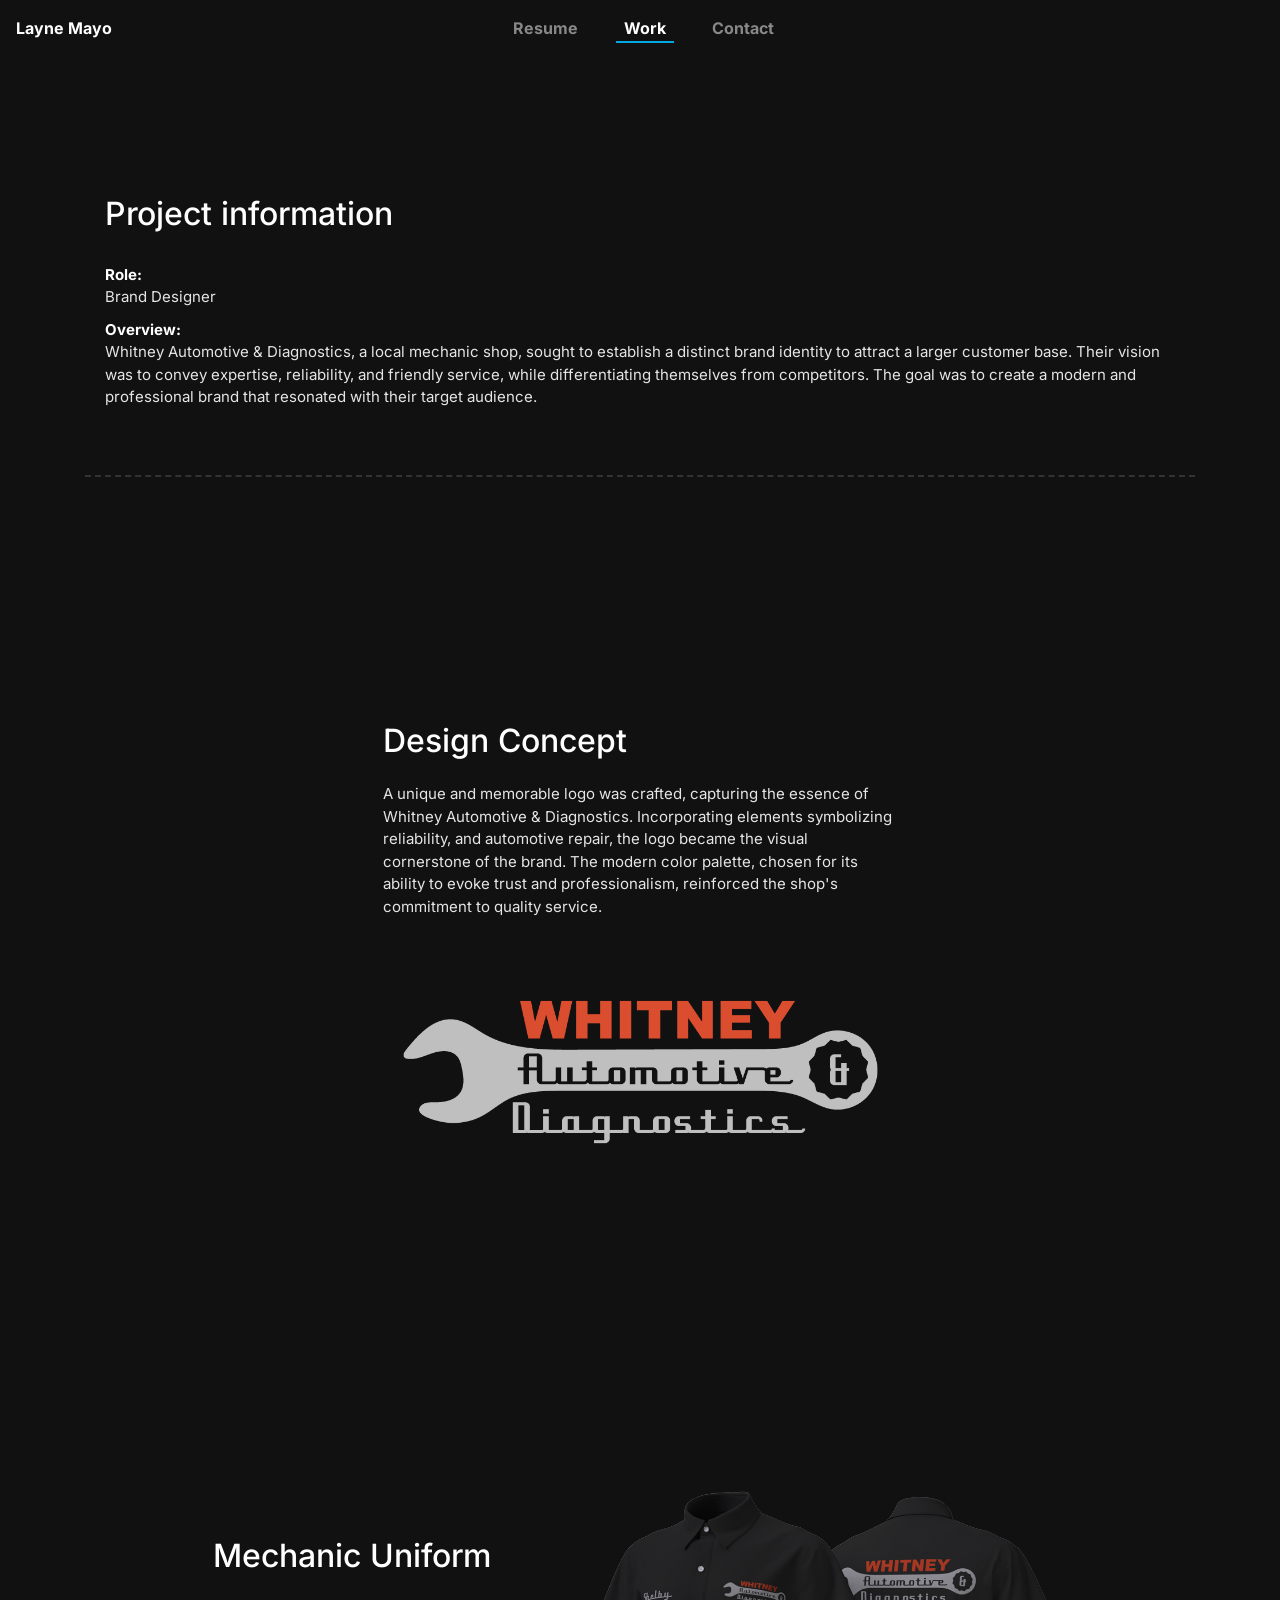
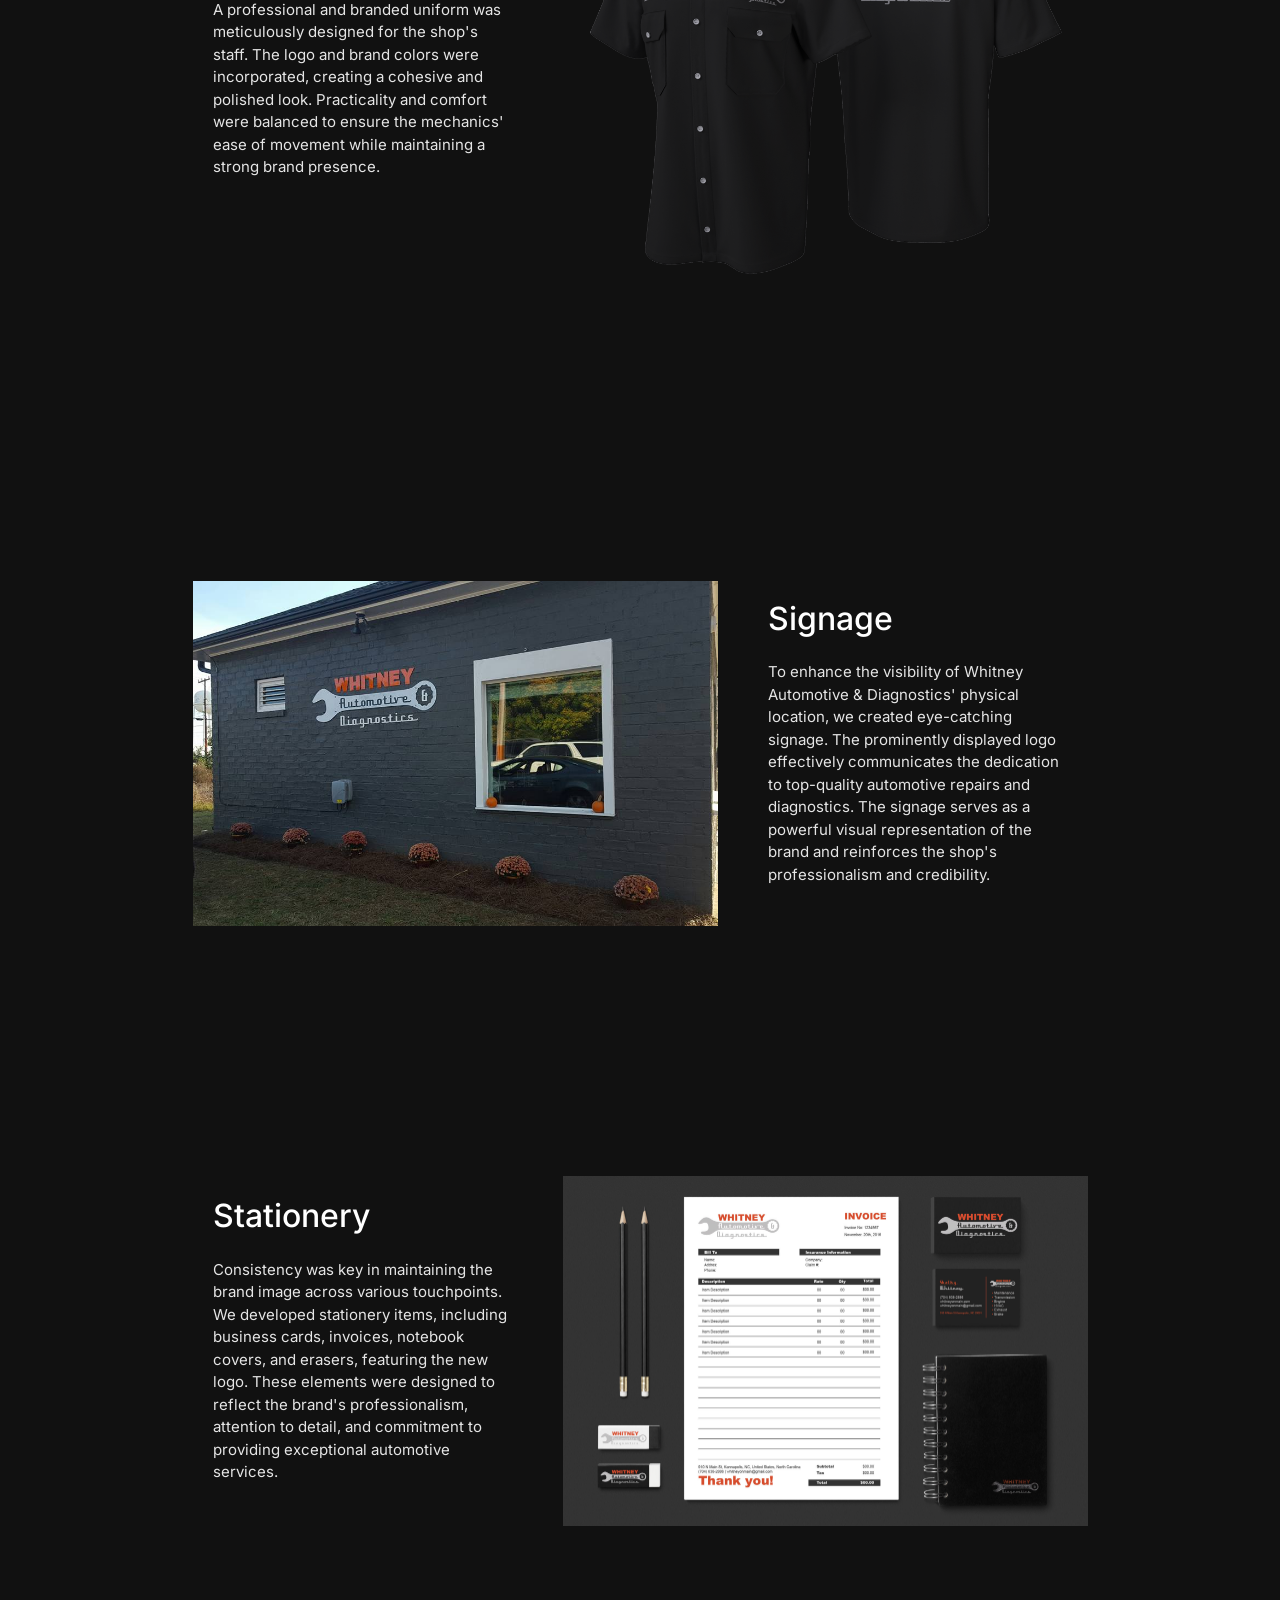
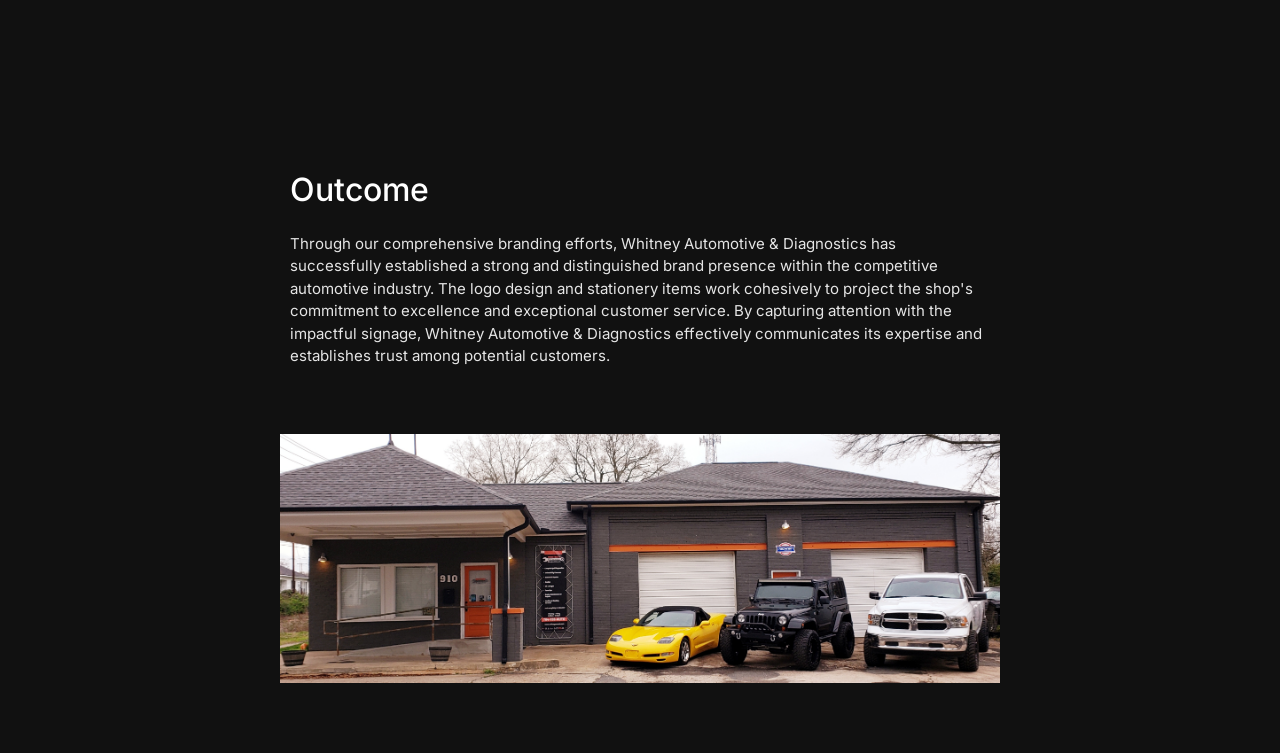
<file: projects/whitney.html>
<!DOCTYPE html>
<html lang="en">

<head>
    <meta charset="utf-8">
    <meta name="viewport" content="width=device-width, initial-scale=1, shrink-to-fit=no">
    <link rel="apple-touch-icon" sizes="180x180" href="../assets/img/favicon/apple-touch-icon.png">
    <link rel="icon" type="image/png" sizes="32x32" href="../assets/img/favicon/favicon-32x32.png">
    <link rel="icon" type="image/png" sizes="16x16" href="../assets/img/favicon/favicon-16x16.png">
    <link rel="manifest" href="../assets/img/favicon/site.webmanifest">
    <meta name="msapplication-TileColor" content="#00a7e1" />
    <meta name="theme-color" media="(prefers-color-scheme: dark)" content="#111111" />
    <title>Mechanic Branding - Layne Mayo Portfolio</title>
    <meta name="keywords"
        content="mechanic shop branding, automotive identity design, logo design, signage design, automotive branding, mechanic shop graphics, automotive logo, automotive signage, professional branding, creative solutions, portfolio, layne mayo" />
    <meta name="description"
        content="Explore my expert branding work for mechanic shops, showcasing automotive identity design that captures the essence of your business. From logos to signage, my creative solutions drive customer trust and loyalty. Check out my portfolio to see how I can transform your mechanic shop's visual identity." />
    <meta name="subject" content="Layne Mayo's Graphic Design Portfolio">
    <meta name="copyright" content="Layne Mayo">
    <meta name="language" content="English">
    <meta name="robots" content="index,follow" />
    <meta name="Classification" content="Portfolio">
    <meta name="author" content="Layne Mayo, contact@laynemayo.com">
    <meta name="designer" content="Layne Mayo">
    <meta name="owner" content="Layne Mayo">
    <meta name="url" content="https://www.laynemayo.com">
    <meta name="identifier-URL" content="https://www.laynemayo.com">
    <link rel="stylesheet" href="https://maxcdn.bootstrapcdn.com/bootstrap/4.0.0/css/bootstrap.min.css"
        integrity="sha384-Gn5384xqQ1aoWXA+058RXPxPg6fy4IWvTNh0E263XmFcJlSAwiGgFAW/dAiS6JXm" crossorigin="anonymous">
    <link href="../assets/css/style.css" rel="stylesheet" type="text/css">
    <link href="../assets/vendor/swiper/swiper-bundle.min.css" rel="stylesheet">
</head>

<body>

    <nav class="navbar navbar-expand-md navbar-dark bg-med fixed-top navbar-fixed-top">
        <a class="navbar-brand" href="../resume.html">Layne Mayo</a>
        <button class="navbar-toggler" type="button" data-toggle="collapse" data-target="#navbarsExampleDefault"
            aria-controls="navbarsExampleDefault" aria-expanded="false" aria-label="Toggle navigation">
            <span class="navbar-toggler-icon"></span>
        </button>

        <div class="collapse navbar-collapse" id="navbarsExampleDefault">
            <ul class="navbar-nav">
                <li class="nav-item">
                    <a class="nav-link" href="../resume.html">Resume</a>
                </li>
                <li class="nav-item active">
                    <a class="nav-link" href="../work.html">Work</a>
                </li>
                <li class="nav-item">
                    <a class="nav-link" href="../contact.html">Contact</a>
                </li>
            </ul>
            <ul class="navbar-nav">
                <li class="nav-item">
                    <div class="nav-space"></div>
                </li>
            </ul>
        </div>
    </nav>

    <div id="portfolio-details" class="portfolio-details">
        <div class="container">
            <div class="top-portfolio-section">
                <div class="portfolio-info">
                    <h2>Project information</h2>
                    <ul>
                        <br>
                        <li><b>Role:</b><br> Brand Designer</li>
                        <li><b>Overview:</b><br> Whitney Automotive & Diagnostics, a local mechanic shop, sought to
                            establish a
                            distinct brand identity to attract a larger customer base. Their vision was to convey
                            expertise, reliability, and friendly service, while differentiating themselves from
                            competitors. The goal was to create a modern and professional brand that resonated with
                            their target audience.</li>
                    </ul>
                </div>
            </div>
            <div class="row">
                <div class="col-md-6 portfolio-info">
                    <h2>Design Concept</h2>
                    <p>
                        A unique and memorable logo was crafted, capturing the essence of Whitney Automotive &
                        Diagnostics.
                        Incorporating elements symbolizing reliability, and automotive repair, the logo became
                        the visual cornerstone of the brand. The modern color palette, chosen for its ability to evoke
                        trust and professionalism, reinforced the shop's commitment to quality service.
                    </p>
                    <img src="whitney-automotive/logo.png">
                </div>
            </div>
            <div class="row">
                <div class="col-md-4" id="v-align">
                    <div class="portfolio-info">
                        <h2>Mechanic Uniform</h2>
                        <p>
                            A professional and branded uniform was meticulously designed for the shop's staff. The logo
                            and
                            brand colors were incorporated, creating a cohesive and polished look. Practicality and
                            comfort
                            were balanced to ensure the mechanics' ease of movement while maintaining a strong brand
                            presence.
                        </p>
                    </div>
                </div>
                <div class="col-md-6">
                    <img src="whitney-automotive/uniform.png">
                </div>
            </div>
            <div class="row">
                <div class="col-md-6">
                    <img src="whitney-automotive/sign.jpg">
                </div>
                <div class="col-md-4" id="v-align">
                    <div class="portfolio-info">
                        <h2>Signage</h2>
                        <p>
                            To enhance the visibility of Whitney Automotive & Diagnostics' physical location, we created
                            eye-catching signage. The prominently displayed logo effectively communicates the dedication
                            to
                            top-quality automotive repairs and diagnostics. The signage serves as a powerful visual
                            representation of the brand and reinforces the shop's professionalism and credibility.
                        </p>
                    </div>
                </div>
            </div>
            <div class="row">
                <div class="col-md-4" id="v-align">
                    <div class="portfolio-info">
                        <h2>Stationery</h2>
                        <p>
                            Consistency was key in maintaining the brand image across various touchpoints. We developed
                            stationery items, including business cards, invoices, notebook covers, and erasers,
                            featuring
                            the new logo.
                            These elements were designed to reflect the brand's professionalism, attention to detail,
                            and
                            commitment to providing exceptional automotive services.
                        </p>
                    </div>
                </div>
                <div class="col-md-6">
                    <img src="whitney-automotive/stationery.jpg">
                </div>
            </div>
            <div class="row">
                <div class="col-md-8 portfolio-info">
                    <h2>Outcome</h2>
                    <p>
                        Through our comprehensive branding efforts, Whitney Automotive & Diagnostics has successfully
                        established a strong and distinguished brand presence within the competitive automotive
                        industry. The logo design and stationery items work cohesively to project the shop's commitment
                        to excellence and exceptional customer service. By capturing attention with the impactful
                        signage, Whitney Automotive & Diagnostics effectively communicates its expertise and establishes
                        trust among potential customers.
                    </p>
                </div>
                <div class="col-md-8 gal-img">
                    <img src="whitney-automotive/shop.jpg" alt="Salty Anchor Twitter">
                </div>
            </div>
        </div>
    </div>
    <script src="https://code.jquery.com/jquery-3.3.1.slim.min.js"
        integrity="sha384-q8i/X+965DzO0rT7abK41JStQIAqVgRVzpbzo5smXKp4YfRvH+8abtTE1Pi6jizo"
        crossorigin="anonymous"></script>
    <script src="https://cdnjs.cloudflare.com/ajax/libs/popper.js/1.14.7/umd/popper.min.js"
        integrity="sha384-UO2eT0CpHqdSJQ6hJty5KVphtPhzWj9WO1clHTMGa3JDZwrnQq4sF86dIHNDz0W1"
        crossorigin="anonymous"></script>
    <script src="https://stackpath.bootstrapcdn.com/bootstrap/4.3.1/js/bootstrap.min.js"
        integrity="sha384-JjSmVgyd0p3pXB1rRibZUAYoIIy6OrQ6VrjIEaFf/nJGzIxFDsf4x0xIM+B07jRM"
        crossorigin="anonymous"></script>
    <script src="../assets/vendor/glightbox/js/glightbox.min.js"></script>
    <script src="../assets/vendor/swiper/swiper-bundle.min.js"></script>
    <script src="../assets/js/main.js"></script>
    <script src="../assets/js/nav-scroll.js"></script>

</body>

</html>
</file>
<file: assets/css/style.css>
@font-face {
  font-family: 'Inter';
  font-style: normal;
  font-weight: 100 700;
  font-display: swap;
  src: url('../fonts/inter-var.woff2') format('woff2');
}

body {
    font-family: 'Inter', sans-serif;
    font-weight: 400;
    font-style: normal;
    background: #111;
}

hr {
    margin-top: 100px;
    border-top: 3px dashed #333;
    width: 90%;
}

/*---Nav Bar---*/
.navbar-nav {
    margin-left: auto;
}

.navbar-dark {
    background-color: #111;
}

.navbar-brand:hover {
    color: #00a7e1 !important;
}

.navbar li {
    position: relative;
}

.navbar li+li {
    margin-left: 30px;
}

.navbar a,
.navbar a:focus {
    display: flex;
    align-items: center;
    justify-content: space-between;
    font-family: 'Inter', sans-serif;
    font-size: 16px;
    font-weight: 700;
    color: rgba(255, 255, 255, 0.7);
}

.navbar a i,
.navbar a:focus i {
    font-size: 12px;
    line-height: 0;
    margin-left: 5px;
}

.navbar a:before {
    content: "";
    position: absolute;
    width: 0;
    height: 2px;
    bottom: 5px;
    left: 0;
    background-color: #00a7e1;
    visibility: hidden;
    width: 0px;
    transition: all 0.3s ease-in-out 0s;
}

.navbar active a:hover:before,
.navbar li:hover>a:before,
.navbar .active a:before {
    visibility: visible;
    width: 100%;
}

.navbar a:hover,
.navbar .active,
.navbar .active:focus,
.navbar li:hover>a {
    color: #fff;
}

.navbar-fixed-top.scrolled {
    background-color: #222 !important;
    transition: background-color 200ms linear;
}

.section-title h2 {
    font-size: 14px;
    font-weight: 700;
    padding: 0;
    line-height: 1px;
    margin: 10px 0 20px 0;
    letter-spacing: 2px;
    text-transform: uppercase;
    color: #999;
    font-family: 'Inter', sans-serif;
}

.section-title h2::after {
    content: "";
    width: 120px;
    height: 1px;
    display: inline-block;
    background: #00a7e1;
    margin: 4px 10px;
}

.section-title p {
    margin: 0;
    margin: -15px 0 15px 0;
    font-size: 36px;
    font-weight: 700;
    text-transform: uppercase;
    font-family: 'Inter', sans-serif;
    color: #fff;
}

.nav-space {
    width: 105px;
}


@media screen and (max-width: 767px) {

    .navbar active a:hover:before,
    .navbar li:hover>a:before,
    .navbar .active a:before {
        visibility: visible;
        width: 80px;
    }

    .navbar-nav li {
        display: inline-grid;
        justify-items: left;
        margin-left: 0px !important;
    }

    .nav-space {
        display: none;
    }

    .gallery img {
        max-width: 100%;
    }

    .section-title h2::after {
        width: 50px;
    }
}


/*---Resume Page---*/

.about-me {
    color: #e5e5e5;
    margin-top: 100px;
}

.about-me a {
    color: #e5e5e5;
    text-decoration: underline;
}

.about-me a:hover {
    color: #00a7e1;
}

.about-me strong {
    color: #999;
}

h3 {
    font-weight: 700;
    font-size: 20px;
    color: #00a7e1;
}

.about-me .content ul {
    padding: 0;

}

.about-me .content ul li {
    margin-bottom: 10px;
    display: flex;
    align-items: center;
}

.about-me .content ul strong {
    margin-right: 10px;
}

.about-me .content ul i {
    font-size: 16px;
    margin-right: 5px;
    color: #00a7e1;
    line-height: 0;
}

.summary {
    margin-bottom: 25px;
}

.skills-title {
    margin-top: 15px;
}

.skills ul {
    list-style: none;
    padding-left: 0;
}

.skills ul b {
    font-weight: 700;
}

.resume .resume-item {
    padding: 0 0 20px 20px;
    margin-top: -2px;
    border-left: 2px dashed #333333;
    position: relative;
}

.resume-item p {
    color: #999;
}

.current {
    outline-style: solid;
    outline-color: #00a7e1;
    outline-width: thin;
    color: #fff !important;
}

.resume .resume-item h5 {
    font-size: 16px;
    background: #333333;
    padding: 5px 15px;
    display: inline-block;
    font-weight: 600;
    margin-bottom: 10px;
    color: #999;
}

.resume .resume-item ul {
    padding-left: 20px;
}

.resume .resume-item ul li {
    padding-bottom: 10px;
    color: #e5e5e5;
}

.resume .resume-item:last-child {
    padding-bottom: 0;
}

.resume .resume-item::before {
    content: "";
    position: absolute;
    width: 16px;
    height: 16px;
    border-radius: 50px;
    left: -9px;
    top: 0;
    background: #171717;
    border: 2px solid #00a7e1;
}

.resume p {
    margin-bottom: 0px;
}

.resume h5,
.resume p {
    display: inline;
    vertical-align: center;
}

@media screen and (max-width: 767px) {
    .about .details {
        padding-left: 6.5vw;
    }
}

/*---Portfolio Page---*/

#portfolio {
    margin-top: 100px;
}

#portfolio .container {
    min-width: 100%;
}

.section-title p {
    text-align: center;
    margin-top: 30px;
}

#portfolio .row {
    min-width: 100%;
    margin-top: 10px;
    padding-bottom: 10px;
}

#portfolio-desc p {
    font-size: calc(100% + 1vw);
    font-weight: 100;
    color: #ffffff;
}

.portfolio-desc h2 {
    font-size: calc(100% + 0.25vw);
    text-align: center;
    margin-bottom: 35px;
    margin-top: 175px;
}

.project h2 {
    font-weight: 700;
}

.project-text {
    position: absolute;
    top: 50%;
    left: 50%;
    transform: translate(-50%, -50%);
    display: none;
}

.project img {
    max-width: 1000px;
    width: 100%;
}

.project {
    color: #fff;
    padding-left: 10px;
    padding-right: 10px;
    text-align: center;
}

.gal-img {
    color: #fff;
    padding-bottom: 30px;
    padding-left: 10px;
    padding-right: 10px;
    text-align: center;
}

.gal-img img {
    max-width: 1000px;
    width: 100%;
    max-height: 800px;
}

.project p {
    color: #a7a7a7;
}

.project:hover {
    color: #fff;
    text-decoration: none;
}

.project:hover .project-text {
    display: block;
}

.project:hover img {
    filter: brightness(30%);
}

@media screen and (max-width: 767px) {
    #portfolio .row {
        margin-left: auto;
        margin-right: auto;
        padding-bottom: 0px;
        margin-top: 0px;
    }
}

/*---Portfolio Details---*/
#portfolio-details .row {
    margin-top: 200px;
    margin-left: auto;
    margin-right: auto;
    justify-content: center;
}

.portfolio-details {
    margin-top: 50px;
    font-family: 'Inter', sans-serif;
    color: #fff;
    left: 0;
    right: 0;
    top: 0;
    bottom: 0;
    overflow-y: auto;
}

.portfolio-details img {
    max-width: 100%;
    margin-top: 50px;
}

.portfolio-details .container {
    padding-top: 20px;
    padding-bottom: 40px;
    min-width: 80%;
}

.portfolio-details .portfolio-title {
    font-size: 26px;
    font-weight: 700;
    margin-bottom: 20px;
}

.portfolio-details .portfolio-info {
    padding-top: 45px;
    padding-left: 20px;
    padding-right: 20px;
}

#v-align {
    display: flex;
    align-items: center;
    justify-content: center;
}

.info-left {
    padding: 0 0 0 10px;
    margin-top: -2px;
    border-left: 2px dashed #333333;
    position: relative;
}

.info-right {
    padding: 0 10px 0 0;
    margin-top: -2px;
    border-right: 2px dashed #333333;
    position: relative;
}

.info-left::before {
    content: "";
    position: absolute;
    width: 16px;
    height: 16px;
    border-radius: 50px;
    left: -9px;
    top: 0;
    background: #171717;
    border: 2px solid #00a7e1;
}

.info-right::before {
    content: "";
    position: absolute;
    width: 16px;
    height: 16px;
    border-radius: 50px;
    right: -9px;
    top: 0;
    background: #171717;
    border: 2px solid #00a7e1;
}

.portfolio-details li,
p {
    color: #e5e5e5;
}

.portfolio-details b {
    color: #fff;
}

.portfolio-details .portfolio-info ul {
    list-style: none;
    padding: 0;
    font-size: 15px;
}

.portfolio-details .portfolio-info ul li+li {
    margin-top: 10px;
}

.portfolio-details .portfolio-info p {
    font-size: 15px;
    padding: 15px 0 0 0;
}

.btn-outline-info {
    color: #00a7e1;
    border-color: #00a7e1;
    width: 150px;
    height: 60px;
    font-family: 'Inter', sans-serif;
    font-weight: 500;
    font-size: 28px;
    margin-left: auto;
    text-align: center;
    border-radius: 10px;
}

.btn-outline-info:hover {
    background-color: #00a7e1;
}

.gal-btn {
    margin-top: 125px;
    text-align: center;
    margin-right: 0px;
    margin-bottom: 100px;
}

.process li {
    list-style: none;
    margin-left: 1.5em;
}

.process li::before {
    content: "\2022";
    color: #00a7e1;
    font-weight: 700;
    display: inline-block;
    width: 1em;
}

.full-width {
    text-align: center;
}

.dolphin-banner {
    background-image: url(../../projects/miami-dolphins/dolphins-stadium-banner.jpg);
    background-size: cover;
    background-position: center;
    height: 400px;
}

.sa-banner {
    background-image: url(../../projects/salty-anchor/salty-anchor-banner.jpg);
    background-size: cover;
    background-position: center;
    height: 400px;
}

.tm-banner {
    background-image: url(../../projects/team-moose/tm-banner.png);
    background-size: cover;
    background-position: center;
    height: 400px;
}

.wad-banner {
    background-image: url(../../projects/whitney-automotive/shop.jpg);
    background-size: cover;
    background-position: center;
    height: 400px;
}

.top-portfolio-section {
    color: #fff;
    padding-bottom: 50px;
    margin-top: 80px;
    border-bottom: 2px dashed #333;
}

.brand-img {
    max-width: 1000px;
}

@media (max-width: 992px) {
    .portfolio-details .portfolio-info {
        padding-top: 20px;
    }

    .project img {
        margin-top: 25px;
        margin-bottom: 25px;
    }

    .project {
        text-align: center;
    }

    .project ul {
        text-align: left;
        width: 300px;
        margin-left: auto;
        margin-right: auto;

    }

    .pg-btn .btn {
        display: flex;
        margin-left: auto;
        margin-right: auto;
    }

    .portfolio-details .img-row {
        margin-top: 0px !important;
    }

    .portfolio-details .info-right {
        margin-bottom: 20px;
    }

    .portfolio-details .info-left {
        margin-top: 50px;
    }

    .top-portfolio-section {
        padding-bottom: 10px;
    }
}

.portfolio-details .swiper-pagination {
    margin-top: 20px;
    position: relative;
    text-align: center;
}

.portfolio-details .swiper-pagination .swiper-pagination-bullet {
    width: 12px;
    height: 12px;
    opacity: 1;
    background-color: rgba(255, 255, 255, 0.3);
}

.portfolio-details .swiper-pagination .swiper-pagination-bullet-active {
    background-color: #00a7e1;
}

.swiper-slide {
    margin-right: 0px;
}

.swiper-slide img {
    width: 100%;
}

#sa-bus img {
    max-height: 90vh;
}

/*---Security---*/

#hide {
    display: none;
}

/*---Contact Page---*/

#contact {
    margin-top: 100px;
}

.contact .info-box {
    color: #fff;
    padding: 20px;
    width: 100%;
    border: 2px dashed #333;
    border-radius: 20px;
}

.contact .info-box i.bx {
    font-size: 30px;
    color: #00a7e1;
    border-radius: 50%;
    padding: 14px;
    float: left;
}

.contact .info-box i.bi {
    font-size: 25px;
    color: #00a7e1;
    border-radius: 50%;
    padding: 10px 10px 10px 15px;
    float: left;
    width: 50px;
    height: 50px;
}

.contact .info-box h3 {
    color: #fff;
    font-size: 20px;
    font-weight: 700;
    margin: 10px 0 8px 68px;
}

.contact .info-box p {
    padding: 0;
    color: #fff;
    line-height: 24px;
    font-size: 17px;
    margin: 0 0 0 68px;
}

.contact .info-box a {
    padding: 0;
    line-height: 24px;
    font-size: 17px;
    margin: 0;
    color: #00a7e1;
}

/*---Gallery---*/

.gallery {
    margin-top: 50px;
    text-align: center;
    margin-bottom: 50px;
}

.main-gal {
    margin-top: 175px;
}

.gallery h2 {
    margin-bottom: 35px;
    font-size: calc(100% + 0.25vw);
}

.gallery-nav {
    margin-top: 20px;
    text-align: center;
}

.gallery-nav .active {
    background-color: #111111;
}

.gallery-nav ul {
    display: inline-block;
    list-style-type: none;
    overflow: hidden;
    background-color: #333333;
    padding-left: 20px;
    padding-right: 20px;
    border-radius: 20px;
    line-height: 5px;
}

.gallery-nav li {
    float: left;
    color: #e5e5e5;
}

.gallery-nav li a {
    display: block;
    color: white;
    text-align: center;
    padding: 16px;
    text-decoration: none;
}

.gallery-nav li a:hover {
    background-color: #111111;
}

.gallery-nav li a:focus {
    background-color: #111111 !important;
}

#sports,
#shirts,
#print,
#other {
    display: none;
}

.gallery img {
    margin: 4px 2px 4px 2px;
}

@media (max-width: 413px) {
    .gallery-nav li a {
        padding-left: 10px;
        padding-right: 10px;
    }
}
</file>
